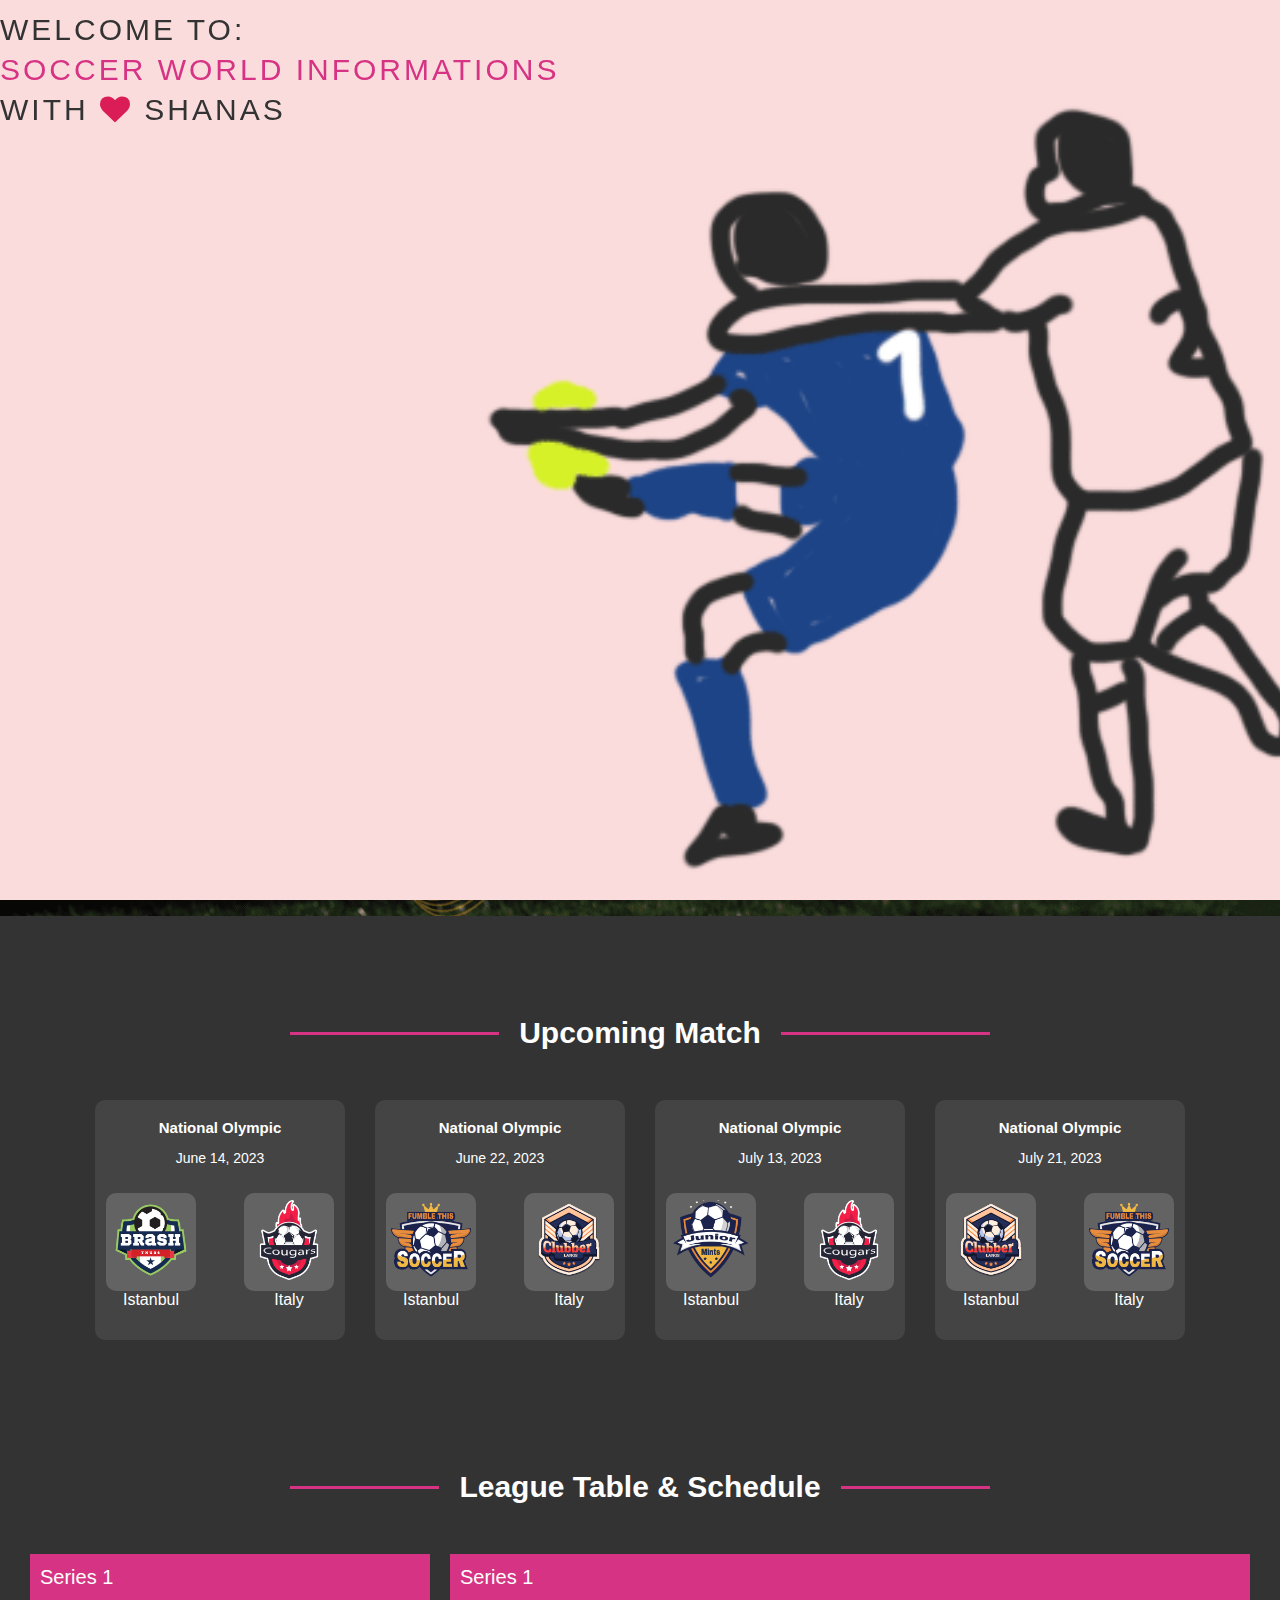
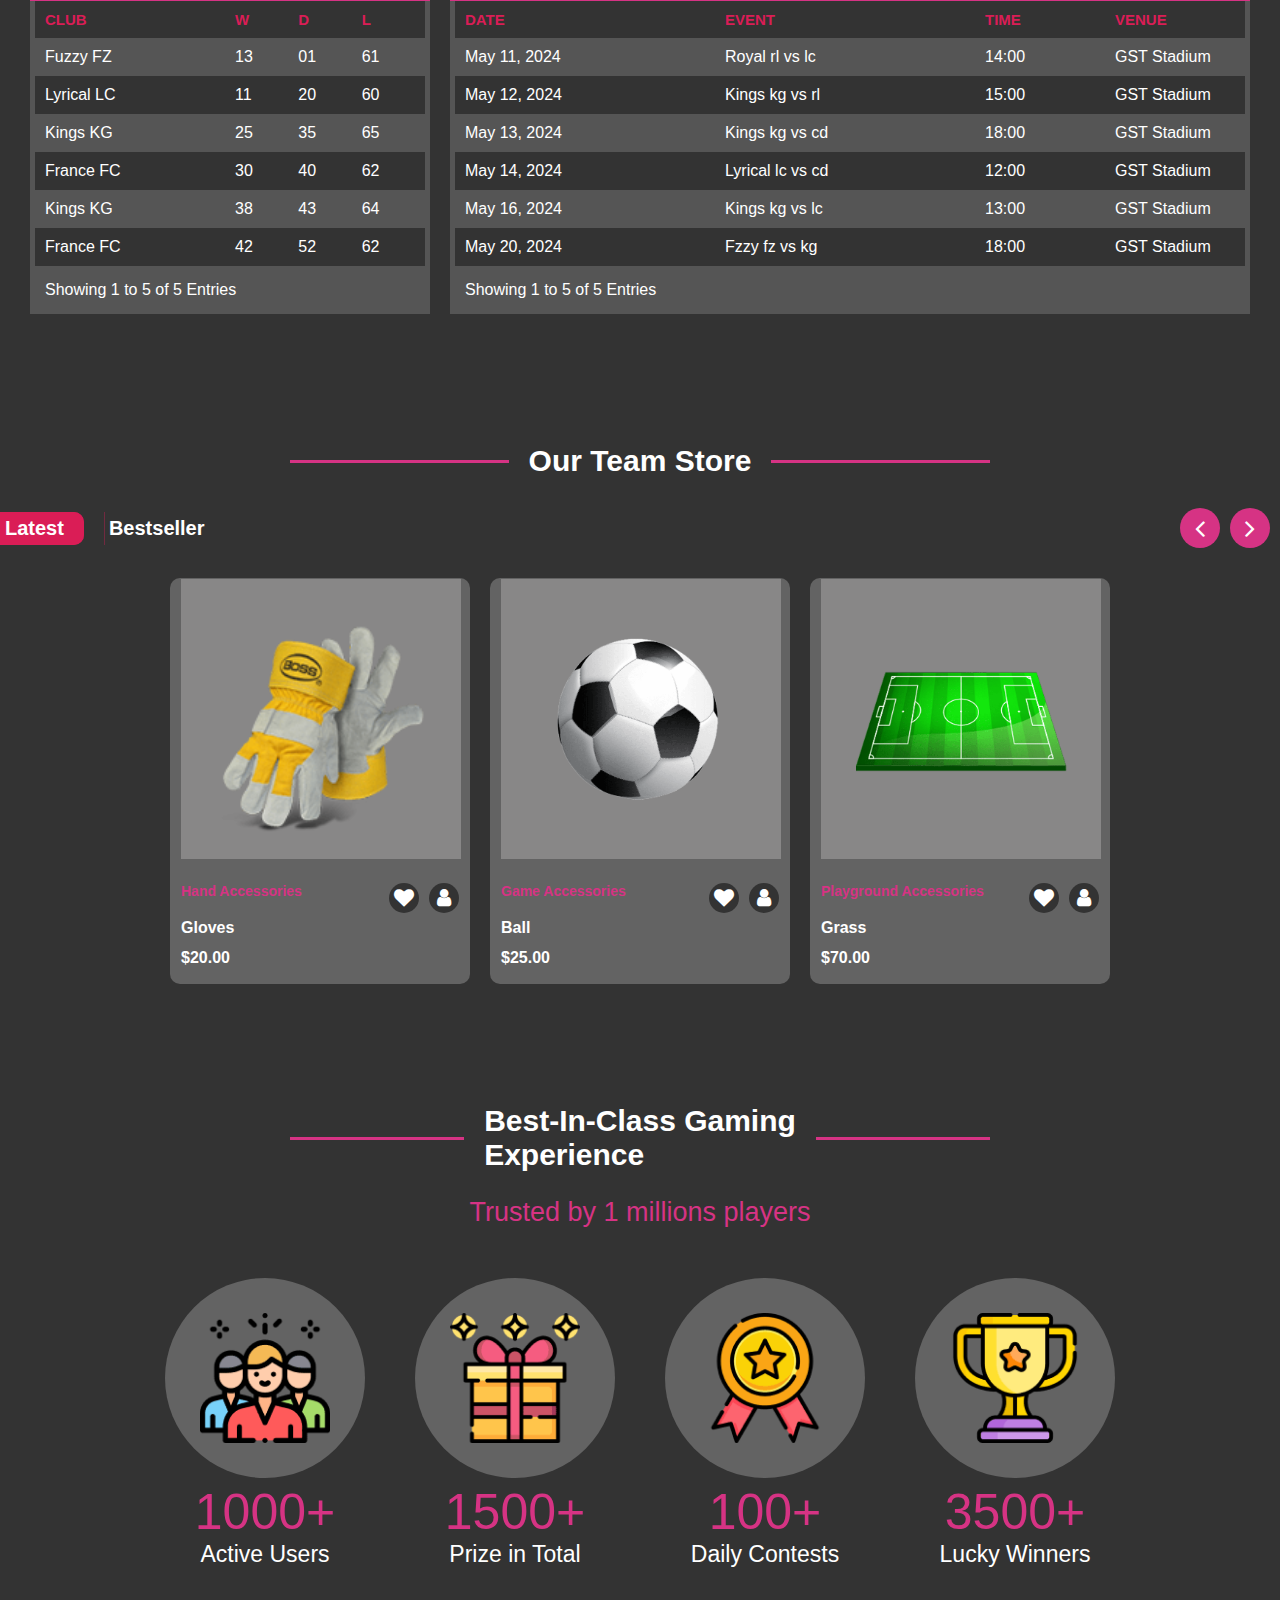
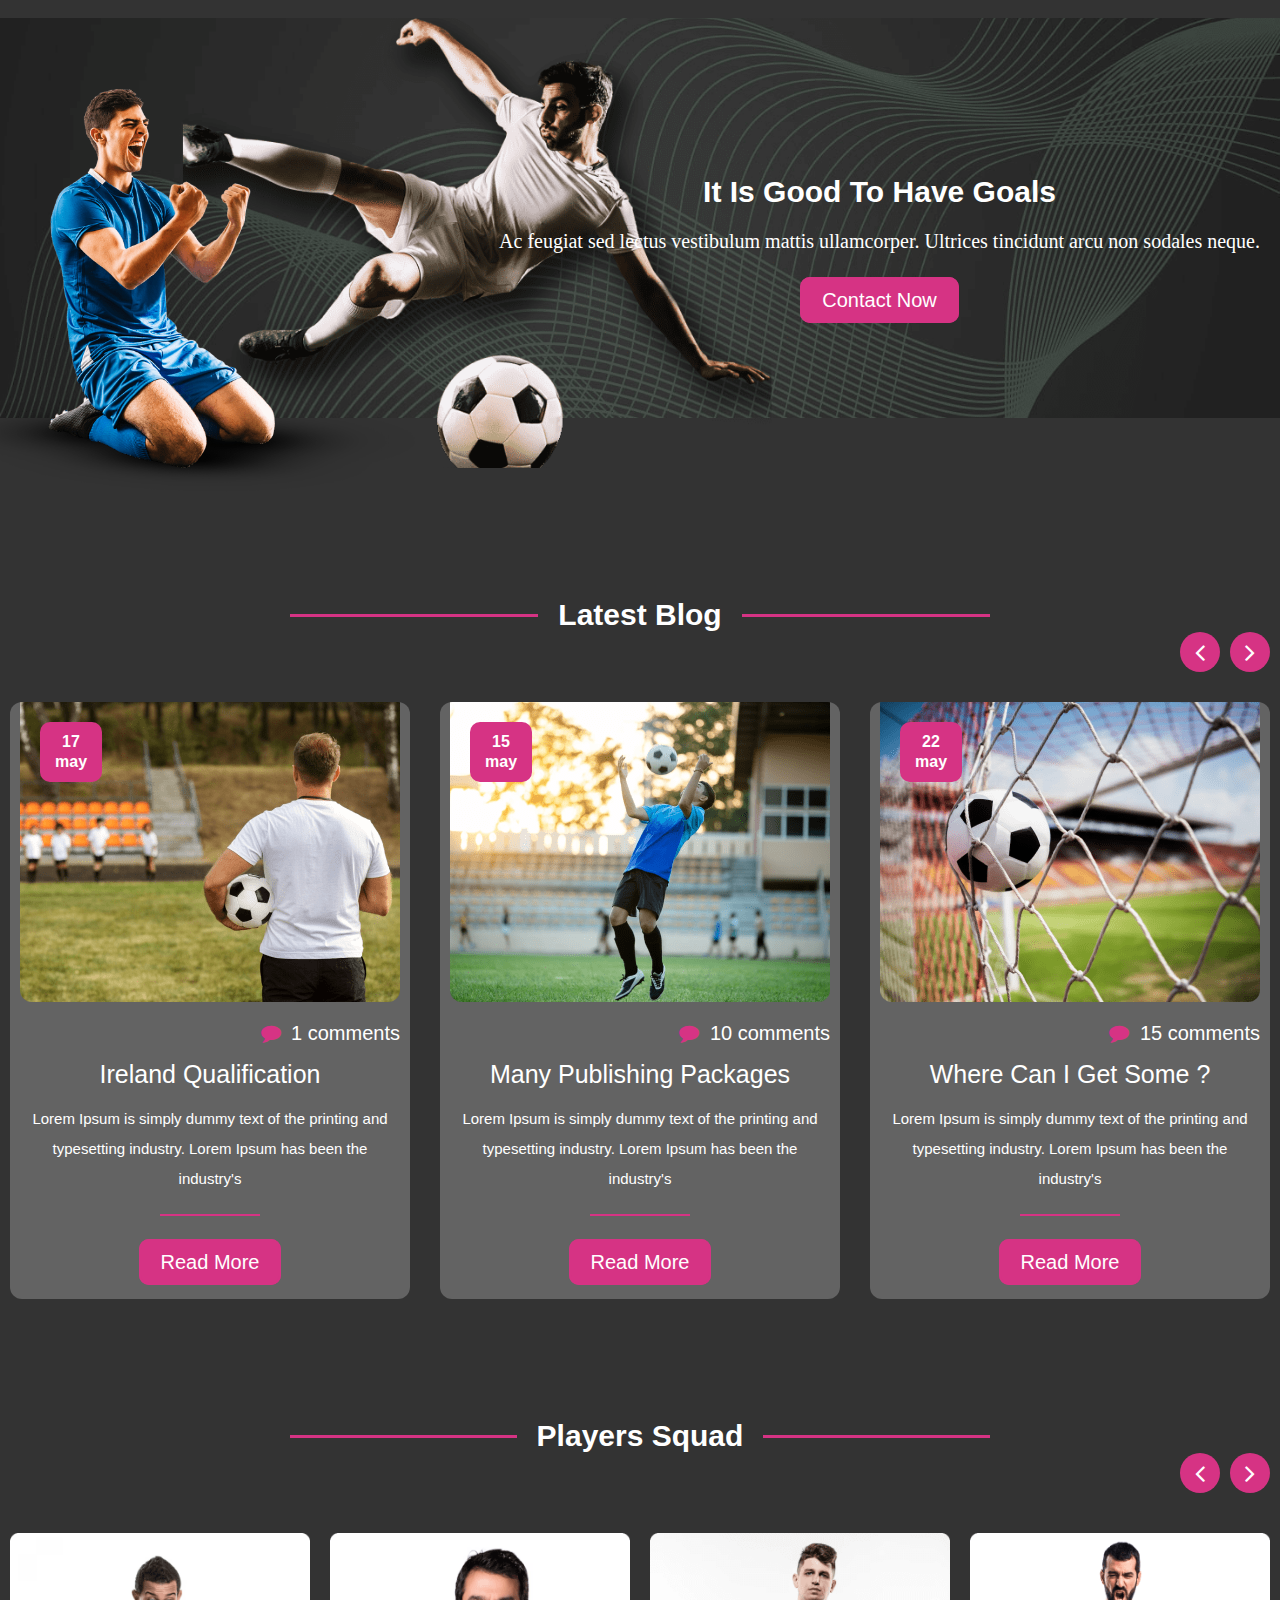
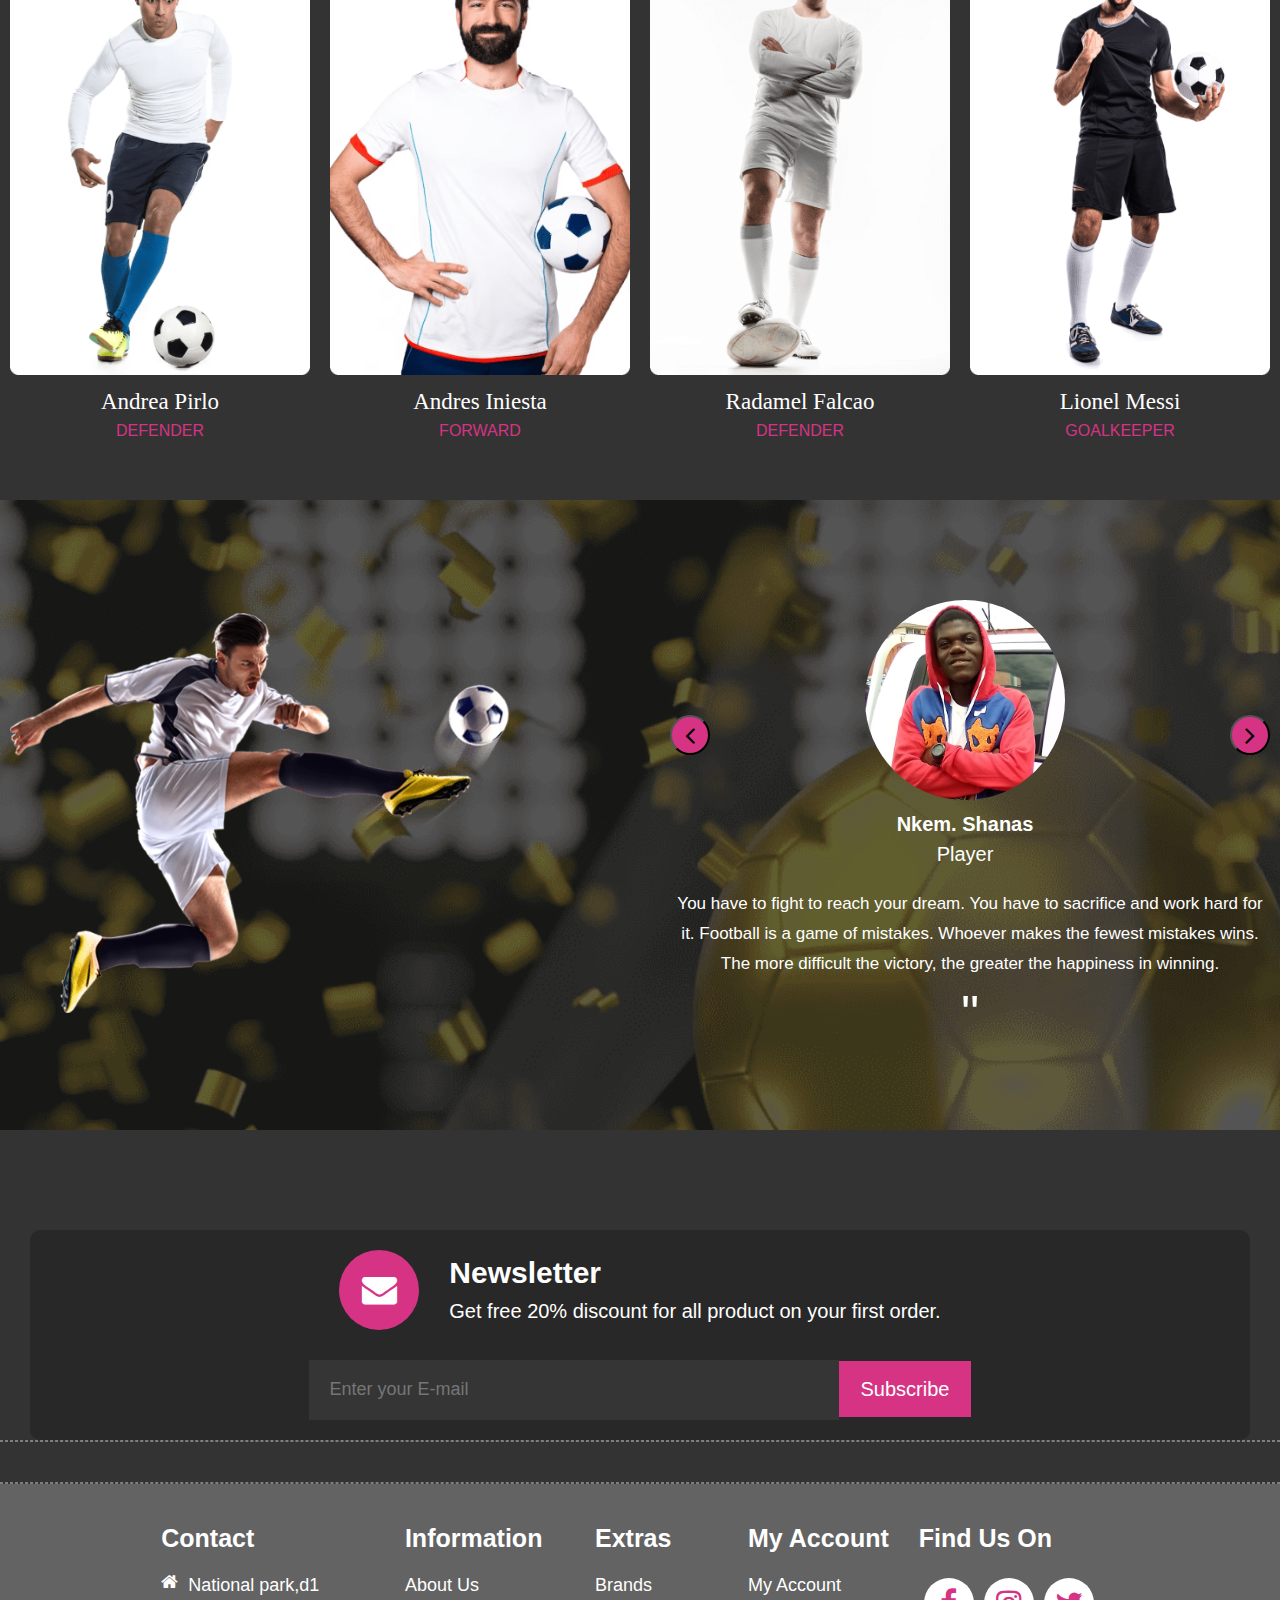
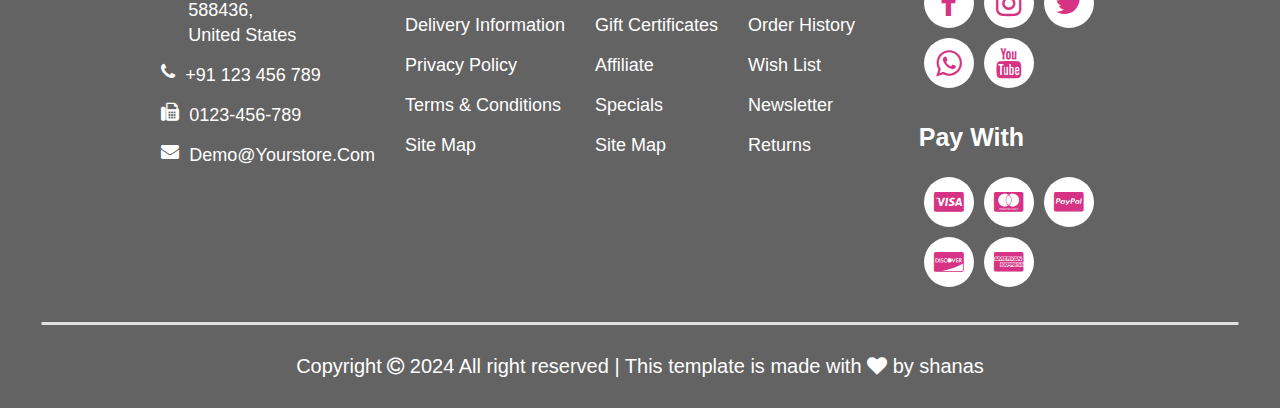
<file: index.html>
<!DOCTYPE html>
<html lang="en">
<head>
    <meta charset="UTF-8">
    <meta http-equiv="X-UA-Compatible" content="IE=edge">
    <meta name="viewport" content="width=device-width, initial-scale=1.0">
    <title>Home - Soccer World informations</title>

    <link rel="stylesheet" href="/styles/main_style.css">
    <link rel="stylesheet" href="/icons/fontawesome/css/font-awesome.css">
    <link 
        rel="icon"
        title="image/png"
        href="/logos/favicon2.png"
    />
</head>
    <body>
        <section>

            <div class="loader">
                <div class="loader-text">
                    <p>
                        welcome to: 
                        <span class="loader-logo">Soccer World <span class="break">informations</span></span>
                        <span>with <i class="fa fa-heart"></i> shanas </span>
                    </p>
                </div>
            </div>

            <div class="landing-container">
                <div class="landing-page-top-container">
                    <div class="landing-number">
                        <a href="" class="phone-info">
                            <i class="fa fa-phone"></i>
                            <span>+237 6 74 79 93 86</span>
                        </a>
                    </div>

                    <div class="landing-currency-language-container">
                        <div class="landing-currency">
                            <div class="use-choice" id="currency">
                                Currency <span>:</span> USD
                                <span><i class="fa fa-angle-down"></i></span>
                            </div>
                            <ul id="currency-content">
                                <li><a href="">€ Euro</a></li>
                                <li><a href="">£ Pound Sterling</a></li>
                                <li><a href="">$ US Dollar</a></li>
                            </ul>
                        </div>
                        <div class="landing-currency ed">
                            <div class="use-choice" id="language">
                                Language <span>:</span> EN-GB
                                <span><i class="fa fa-angle-down"></i></span>
                            </div>
                            <ul id="language-content">
                                <li><a href="">english</a></li>
                                <li><a href="">hindi</a></li>
                                <li><a href="">france</a></li>
                            </ul>
                        </div>
                    </div>
                </div>
            </div>


            <div class="logo-search-link-container">
                <div class="logo-search-container">
                    <div class="logo">
                        <img src="/logos/logo_football.png" alt="">
                        <div class="navicon">
                            <i id="display-nav" class="fa fa-navicon"></i>
                        </div>
                    </div>

                    <div class="search-nav-container">
                        <div class="search">
                            <div class="input">
                                <input id="search-input" type="text" placeholder="Search...">
                            </div>
                            <div class="search-icon">
                                <i id="search" class="fa fa-search"></i>
                            </div>
                        </div>
                        <div class="market-container">
                            <div class="market">
                                <i class="fa fa-user"></i>
                            </div>

                            <div class="shopping-container">
                                <div class="content-item">
                                    <div class="item-text-container">
                                        <div class="item">
                                            <a href="">
                                                <img src="/images/product1.png" alt="">
                                            </a>
                                        </div>
                                        <div class="item-text">
                                            <p class="shirt">
                                                <a href="">T-shirt</a> 
                                            </p>
                                            <p>
                                                1x$45.00
                                            </p>
                                        </div>
                                    </div>
                                    <div class="item-close">
                                        <i class="fa fa-times"></i>
                                    </div>
                                </div>

                                <div class="content-item ed">
                                    <div class="item-text-container">
                                        <div class="item">
                                            <a href="">
                                                <img src="/images/product2.png" alt="">
                                            </a>
                                        </div>
                                        <div class="item-text">
                                            <p class="shirt">
                                                <a href="">Shores</a> 
                                            </p>
                                            <p>
                                                1x$40.00
                                            </p>
                                        </div>
                                    </div>
                                    <div class="item-close">
                                        <i class="fa fa-times"></i>
                                    </div>
                                </div>

                                <div class="main-product-price-container">
                                    <div class="product-price-container">
                                        <div class="product">
                                            <p>
                                                sub-total
                                            </p>
                                        </div>
                                        <div class="price">
                                            <p>
                                                $85.00
                                            </p>
                                        </div>
                                    </div>

                                    <div class="product-price-container">
                                        <div class="product">
                                            <p>
                                                Eco Tax (-2.00)
                                            </p>
                                        </div>
                                        <div class="price">
                                            <p>
                                                $2.00
                                            </p>
                                        </div>
                                    </div>

                                    <div class="product-price-container">
                                        <div class="product">
                                            <p>
                                                VAT (20%)
                                            </p>
                                        </div>
                                        <div class="price">
                                            <p>
                                                $83.00
                                            </p>
                                        </div>
                                    </div>

                                    <div class="product-price-container">
                                        <div class="product">
                                            <p>
                                                Total
                                            </p>
                                        </div>
                                        <div class="price ed">
                                            <p>
                                                $85.00
                                            </p>
                                        </div>
                                    </div>

                                    <div class="item-btns">
                                        <div class="main-item-btn">
                                            <a href="">view cart</a>
                                        </div>
                                        <div class="main-item-btn">
                                            <a href="">checkout</a>
                                        </div>
                                    </div>
                                </div>
                            </div>
                        </div>
                    </div>
                </div>
                
                <ul id="nav-link">
                    <li><a href="">home</a></li>
                    <li><a href="" id="matches-link">matches <i class="fa fa-angle-right"></i></a>
                        <div id="sub-menu">
                            <ul>
                                <li><a href="/matches.html">matches</a></li>
                                <li><a href="">recently winners <i class="fa fa-angle-right"></i></a>
                                    <div id="sub-menu" class="fix-margin">
                                        <ul>
                                            <li><a href="">buy tickets</a></li>
                                            <li><a href="">postponed match</a></li>
                                        </ul>
                                    </div>
                                </li>
                                <li><a href="">match details</a></li>
                            </ul>
                        </div>
                    </li>
                    <li><a href="">shop</a></li>
                    <li><a href="">schedule</a></li>
                    <li><a href="">blog</a></li>
                    <li><a href="" id="players-link">players <i class="fa fa-angle-right"></i></a>
                        <div id="sub-menu" class="players-content">
                            <ul>
                                <li><a href="">players</a></li>
                                <li><a href="">top players <i class="fa fa-angle-right"></i></a>
                                    <div id="sub-menu" class="fix-margin">
                                        <ul>
                                            <li><a href="">players history</a></li>
                                            <li><a href="">postponed match</a></li>
                                        </ul>
                                    </div>
                                </li>
                                <li><a href="">players-details</a></li>
                            </ul>
                        </div>
                    </li>
                    <li><a href="/contact.html">contact</a></li>
                </ul>
            </div>

            <div class="main-menu-container">
                <div class="menu-container">
                    <div class="menu-header">
                        <div class="menu-text">
                            <p>
                                menu
                            </p>
                        </div>
                        <div class="menu-icon">
                            <i id="menu-display-icon" class="fa fa-times"></i>
                        </div>
                    </div>

                    <div class="menu-link">
                        <ul>
                            <li><a href="">home</a></li>
                            <li>
                                <span id="menu-matches-link"><a href="">matches</a> <i class="fa fa-angle-down"></i></span>
                                <ul id="menu-matches-content" class="link-hover">
                                    <li><a href="/matches.html">matches</a></li>
                                    <li><span id="menu-recent-win-link"><a href="">recently winners</a> <i class="fa fa-angle-down"></i></span>
                                        
                                        <ul id="menu-recent-content">
                                            <li><a href="">buy tickets</a></li>
                                            <li><a href="">postponed match</a></li>
                                        </ul>
                                    
                                    </li>
                                </ul>
                                
                            </li>

                            <li><a href="">shop</a></li>
                            <li><a href="">schedule</a></li>
                            <li><a href="">blog</a></li>
                            <li><span id="menu-players-link"><a href="">players</a> <i class="fa fa-angle-down"></i></span>
                                
                                <ul id="menu-players-content" class="link-hover">
                                    <li><a href="">players</a></li>
                                    <li><span id="menu-top-player-link"><a href="">top players</a> <i class="fa fa-angle-down"></i></span>

                                        <ul id="menu-top-players-content">
                                            <li><a href="">players history</a></li>
                                            <li><a href="">players-details</a></li>
                                        </ul>
                                    </li>
                                </ul>

                            </li>
                            <li><a href="/contact.html">contact</a></li>
                        </ul>
                    </div>

                </div>

                <div id="layer"></div>
            </div>


            <div class="landing-page-content"></div>
        </section> 



        <section>
            <div class="upcoming-match-container">
                <div class="foot-header-container">
                    <div class="foot-header">
                        <p> upcoming match</p>
                    </div>
                    <div class="horizontal-line"></div>
                </div>

                <div class="upcoming-match-content">
                    <div class="two-upcoming-match">
                        <div class="teams-container">
                            <div class="team-text">
                                <p><b> national olympic</b></p>
                                <p>June 14, 2023</p>
                            </div>
                            <div class="main-teams-container">
                                <div class="team">
                                    <div class="team-image">
                                        <a href="">
                                            <img src="/images/brash-thugs.png" alt="">
                                        </a>
                                    </div>
                                    <div class="team-image-text">
                                        <p>istanbul</p>
                                    </div>
                                </div>

                                <div class="team">
                                    <div class="team-image">
                                        <a href="">
                                            <img src="/images/cougars.png" alt="">
                                        </a>
                                    </div>
                                    <div class="team-image-text">
                                        <p>italy</p>
                                    </div>
                                </div>
                            </div>
                        </div>

                        <div class="teams-container ed2">
                            <div class="team-text">
                                <p><b> national olympic</b></p>
                                <p>June 22, 2023</p>
                            </div>
                            <div class="main-teams-container">
                                <div class="team">
                                    <div class="team-image">
                                        <a href="">
                                            <img src="/images/fumble-this.png" alt="">
                                        </a>
                                    </div>
                                    <div class="team-image-text">
                                        <p>istanbul</p>
                                    </div>
                                </div>

                                <div class="team">
                                    <div class="team-image">
                                        <a href="">
                                            <img src="/images/clubber-langs.png" alt="">
                                        </a>
                                    </div>
                                    <div class="team-image-text">
                                        <p>italy</p>
                                    </div>
                                </div>
                            </div>
                        </div>
                    </div>


                    <div class="two-upcoming-match margin-top">
                        <div class="teams-container">
                            <div class="team-text">
                                <p><b> national olympic</b></p>
                                <p>July 13, 2023</p>
                            </div>
                            <div class="main-teams-container">
                                <div class="team">
                                    <div class="team-image">
                                        <a href="">
                                            <img src="/images/Junior-Mints.png" alt="">
                                        </a>
                                    </div>
                                    <div class="team-image-text">
                                        <p>istanbul</p>
                                    </div>
                                </div>

                                <div class="team">
                                    <div class="team-image">
                                        <a href="">
                                            <img src="/images/cougars.png" alt="">
                                        </a>
                                    </div>
                                    <div class="team-image-text">
                                        <p>italy</p>
                                    </div>
                                </div>
                            </div>
                        </div>

                        <div class="teams-container ed4">
                            <div class="team-text">
                                <p><b> national olympic</b></p>
                                <p>July 21, 2023</p>
                            </div>
                            <div class="main-teams-container">
                                <div class="team">
                                    <div class="team-image">
                                        <a href="">
                                            <img src="/images/clubber-langs.png" alt="">
                                        </a>
                                    </div>
                                    <div class="team-image-text">
                                        <p>istanbul</p>
                                    </div>
                                </div>

                                <div class="team">
                                    <div class="team-image">
                                        <a href="">
                                            <img src="/images/fumble-this.png" alt="">
                                        </a>
                                    </div>
                                    <div class="team-image-text">
                                        <p>italy</p>
                                    </div>
                                </div>
                            </div>
                        </div>
                    </div>
                </div>
            </div>
        </section>



        <section>
            <div class="league-table-container">
                <div class="foot-header-container">
                    <div class="foot-header">
                        <p>league table & schedule</p>
                    </div>
                    <div class="horizontal-line"></div>
                </div>

                <div class="league-series-table-container">
                    <div class="series-table">
                        <div class="series-text">
                            <p>
                                series 1
                            </p>
                        </div>

                        <div class="series-table-content">
                            <div class="series-header">
                                <p>club</p>
                                <p>w</p>
                                <p>d</p>
                                <p>l</p>
                            </div>

                            <div class="series-content">
                                <p>fuzzy FZ</p>
                                <p>13</p>
                                <p>01</p>
                                <p>61</p>
                            </div>

                            <div class="series-content ed">
                                <p>lyrical LC</p>
                                <p>11</p>
                                <p>20</p>
                                <p>60</p>
                            </div>

                            <div class="series-content">
                                <p>kings KG</p>
                                <p>25</p>
                                <p>35</p>
                                <p>65</p>
                            </div>

                            <div class="series-content ed">
                                <p>france FC</p>
                                <p>30</p>
                                <p>40</p>
                                <p>62</p>
                            </div>

                            <div class="series-content">
                                <p>kings KG</p>
                                <p>38</p>
                                <p>43</p>
                                <p>64</p>
                            </div>

                            <div class="series-content ed">
                                <p>france FC</p>
                                <p>42</p>
                                <p>52</p>
                                <p>62</p>
                            </div>

                            <div class="series-table-end">
                                <p>Showing 1 to 5 of 5 Entries</p>
                            </div>
                        </div>
                    </div>


                    <div class="series-table ed">
                        <div class="series-text">
                            <p>
                                series 1
                            </p>
                        </div>

                        <div class="series-table-content">
                            <div class="series-header ed">
                                <p>date</p>
                                <p>event</p>
                                <p>time</p>
                                <p>venue</p>
                            </div>

                            <div class="series-content grid">
                                <p>may 11, <span class="ch-year">2024</span></p>
                                <p>royal <span class="ch-year">RL <span>vs</span> LC</span></p>
                                <p>14:00</p>
                                <p>GST stadium</p>
                            </div>

                            <div class="series-content ed grid">
                                <p>may 12, <span class="ch-year">2024</span></p>
                                <p>kings <span class="ch-year">KG <span>vs</span> RL</span></p>
                                <p>15:00</p>
                                <p>GST stadium</p>
                            </div>

                            <div class="series-content grid">
                                <p>may 13, <span class="ch-year">2024</span></p>
                                <p>kings <span class="ch-year">KG <span>vs</span> CD</span></p>
                                <p>18:00</p>
                                <p>GST stadium</p>
                            </div>

                            <div class="series-content ed grid">
                                <p>may 14, <span class="ch-year">2024</span></p>
                                <p>lyrical <span class="ch-year">LC <span>vs</span> CD</span></p>
                                <p>12:00</p>
                                <p>GST stadium</p>
                            </div>

                            <div class="series-content grid">
                                <p>may 16, <span class="ch-year">2024</span></p>
                                <p>kings <span class="ch-year">KG <span>vs</span> LC</span></p>
                                <p>13:00</p>
                                <p>GST stadium</p>
                            </div>

                            <div class="series-content ed grid">
                                <p>may 20, <span class="ch-year">2024</span></p>
                                <p>fzzy <span class="ch-year">FZ <span>vs</span> KG</span></p>
                                <p>18:00</p>
                                <p>GST stadium</p>
                            </div>

                            <div class="series-table-end">
                                <p>Showing 1 to 5 of 5 Entries</p>
                            </div>
                        </div>
                    </div>
                </div>
            </div>
        </section>



        <section>
            <div class="out-team-store-container">
                <div class="foot-header-container">
                    <div class="foot-header">
                        <p>our team store</p>
                    </div>
                    <div class="horizontal-line"></div>
                </div>

                <div class="our-team-store-btns-container">
                    <div class="our-team-link-btns">
                        <div class="team-btn">
                            <button class="latest-btn">latest</button>
                        </div>
                        <div class="team-btn">
                            <button class="bestseller-btn">bestseller</button>
                        </div>
                    </div>
                    <div class="our-team-angle-btns">
                        <div class="angle-btn">
                            <button class="main-angle-btn"><i class="fa fa-angle-left"></i></button>
                        </div>
                        <div class="angle-btn">
                            <button class="main-angle-btn right"><i class="fa fa-angle-right"></i></button>
                        </div>
                    </div>
                </div>

                <div class="our-team-store-content">
                    <div class="main-content-container">
                        <div class="team-content">
                            <img src="/images/gloves.png" alt="">
                        </div>

                        <div class="team-content-info">
                            <div class="team-content-info-header">
                                <div class="team-content-info-header-text">
                                    <p>
                                        hand accessories
                                    </p>
                                </div>
                                <div class="team-content-comments">
                                    <i class="fa fa-heart"></i>
                                    <i class="fa fa-user"></i>
                                </div>
                            </div>

                            <div class="name-price-content">
                                <p class="team-game">
                                    <a href=""> gloves</a>
                                </p>
                                <p>
                                    $20.00
                                </p>
                            </div>
                        </div>
                    </div>

                    <div class="main-content-container ed">
                        <div class="team-content">
                            <img src="/images/ball.png" alt="">
                        </div>

                        <div class="team-content-info">
                            <div class="team-content-info-header">
                                <div class="team-content-info-header-text">
                                    <p>
                                        game accessories
                                    </p>
                                </div>
                                <div class="team-content-comments">
                                    <i class="fa fa-heart"></i>
                                    <i class="fa fa-user"></i>
                                </div>
                            </div>

                            <div class="name-price-content">
                                <p class="team-game">
                                    <a href=""> ball</a>
                                </p>
                                <p>
                                    $25.00
                                </p>
                            </div>
                        </div>
                    </div>

                    <div class="main-content-container ed3">
                        <div class="team-content">
                            <img src="/images/playground.png" alt="">
                        </div>

                        <div class="team-content-info">
                            <div class="team-content-info-header">
                                <div class="team-content-info-header-text">
                                    <p>
                                        playground accessories
                                    </p>
                                </div>
                                <div class="team-content-comments">
                                    <i class="fa fa-heart"></i>
                                    <i class="fa fa-user"></i>
                                </div>
                            </div>

                            <div class="name-price-content">
                                <p class="team-game">
                                    <a href="">grass</a>
                                </p>
                                <p>
                                    $70.00
                                </p>
                            </div>
                        </div>
                    </div>
                </div>
            </div>
        </section>




        <section>
            <div class="best-in-class-container">
                <div class="foot-header-container">
                    <div class="foot-header fh1">
                        <p>best-in-class gaming</p>
                        <p>experience</p>
                    </div>
                    <div class="horizontal-line"></div>
                </div>

                <div class="best-in-class-sub-header">
                    <p>
                        Trusted by 1 millions players
                    </p>
                </div>

                <div class="best-in-class-content">
                    <div class="two-best-in-class">
                        <div class="trophy-container">
                            <div class="trophy-image">
                                <img src="/images/group.png" alt="">
                            </div>
                            <div class="trophy-value">
                                <p>
                                    1000+
                                </p>
                            </div>
                            <div class="trophy-user">
                                <p>
                                    Active Users
                                </p>
                            </div>
                        </div>
                        <div class="trophy-container ed2">
                            <div class="trophy-image">
                                <img src="/images/gift.png" alt="">
                            </div>
                            <div class="trophy-value">
                                <p>
                                    1500+
                                </p>
                            </div>
                            <div class="trophy-user">
                                <p>
                                    Prize in Total
                                </p>
                            </div>
                        </div>
                    </div>

                    <div class="two-best-in-class tbic2">
                        <div class="trophy-container">
                            <div class="trophy-image">
                                <img src="/images/medal.png" alt="">
                            </div>
                            <div class="trophy-value">
                                <p>
                                    100+
                                </p>
                            </div>
                            <div class="trophy-user">
                                <p>
                                    Daily Contests
                                </p>
                            </div>
                        </div>

                        <div class="trophy-container ed4">
                            <div class="trophy-image">
                                <img src="/images/trophy.png" alt="">
                            </div>
                            <div class="trophy-value">
                                <p>
                                    3500+
                                </p>
                            </div>
                            <div class="trophy-user">
                                <p>
                                    Lucky Winners
                                </p>
                            </div>
                        </div>
                    </div>
                </div> 

                <div class="good-goals-container">
                    <div class="good-goals-image">
                        <img src="/images/ban-1.png" alt="">
                    </div>

                    <div class="good-goals-info">
                        <div class="good-goals-header">
                            <p>
                                it is good to have goals
                            </p>
                        </div>
                        <div class="good-goals-text">
                            <p>
                                Ac feugiat sed lectus vestibulum 
                                mattis ullamcorper. Ultrices 
                                tincidunt arcu non sodales neque.
                            </p>
                        </div>
                        <div class="primary-btn">
                            <abbr title="contact-us"><a href="">contact now</a></abbr>
                        </div>
                    </div>
                </div>
            </div>
        </section>




        <section>
            <div class="latest-blog-container">
                <div class="foot-header-container">
                    <div class="foot-header fh1">
                        <p>latest blog</p>
                    </div>
                    <div class="horizontal-line"></div>
                </div>

                <div class="our-team-angle-btns otab-margin">
                    <div class="angle-btn">
                        <button class="main-angle-btn"><i class="fa fa-angle-left"></i></button>
                    </div>
                    <div class="angle-btn">
                        <button class="main-angle-btn right"><i class="fa fa-angle-right"></i></button>
                    </div>
                </div>

                <div class="latest-blog-content-container">
                    <div class="two-latest-blog">
                        <div class="latest-blog-card">
                            <div class="latest-blog-card-image">
                                <div class="blog-card-top">
                                    <div class="latest-blog-date">
                                        <p>
                                            17 <br> may
                                        </p>
                                    </div>

                                    <div class="blog-card-icons">
                                        <div class="card-icon">
                                            <abbr title="where can I get some?">
                                                <a href=""><i class="fa fa-search-plus"></i></a>
                                            </abbr>
                                        </div>
                                        <div class="card-icon">
                                            <abbr title="click to view Read More">
                                                <a href=""><i class="fa fa-link"></i></a>
                                            </abbr>
                                        </div>
                                    </div>
                                </div>
                            </div>

                            <div class="blog-info-container">
                                <div class="blog-comment">
                                    <a href="">
                                        <i class="fa fa-comment"></i>
                                        <span>1 comments</span>
                                    </a>
                                </div>
                                <div class="blog-info-link">
                                    <a href="">ireland qualification</a>
                                </div>
                                <div class="blgo-info-text">
                                    <p>
                                        Lorem Ipsum is simply dummy 
                                        text of the printing and 
                                        typesetting industry. Lorem 
                                        Ipsum has been the industry's 
                                    </p>
                                </div>
                                <div class="horizontal-line2"></div>
                                <div class="primary-btn pb1">
                                    <a href="">read more</a>
                                </div>
                            </div>
                        </div>
                        
                        <div class="latest-blog-card lbc-margin">
                            <div class="latest-blog-card-image lbc-ed2">
                                <div class="blog-card-top">
                                    <div class="latest-blog-date">
                                        <p>
                                            15 <br> may
                                        </p>
                                    </div>

                                    <div class="blog-card-icons">
                                        <div class="card-icon">
                                            <abbr title="where can I get some?">
                                                <a href=""><i class="fa fa-search-plus"></i></a>
                                            </abbr>
                                        </div>
                                        <div class="card-icon">
                                            <abbr title="click to view Read More">
                                                <a href=""><i class="fa fa-link"></i></a>
                                            </abbr>
                                        </div>
                                    </div>
                                </div>
                            </div>

                            <div class="blog-info-container">
                                <div class="blog-comment">
                                    <a href="">
                                        <i class="fa fa-comment"></i>
                                        <span>10 comments</span>
                                    </a>
                                </div>
                                <div class="blog-info-link">
                                    <a href="">Many Publishing Packages</a>
                                </div>
                                <div class="blgo-info-text">
                                    <p>
                                        Lorem Ipsum is simply dummy 
                                        text of the printing and 
                                        typesetting industry. Lorem 
                                        Ipsum has been the industry's 
                                    </p>
                                </div>
                                <div class="horizontal-line2"></div>
                                <div class="primary-btn pb1">
                                    <a href="">read more</a>
                                </div>
                            </div>
                        </div>
                    </div>


                    <div class="two-latest-blog tlb-ed2">
                        <div class="latest-blog-card lbc-ed4">
                            <div class="latest-blog-card-image lbc-ed3">
                                <div class="blog-card-top">
                                    <div class="latest-blog-date">
                                        <p>
                                            22 <br> may
                                        </p>
                                    </div>

                                    <div class="blog-card-icons">
                                        <div class="card-icon">
                                            <abbr title="where can I get some?">
                                                <a href=""><i class="fa fa-search-plus"></i></a>
                                            </abbr>
                                        </div>
                                        <div class="card-icon">
                                            <abbr title="click to view Read More">
                                                <a href=""><i class="fa fa-link"></i></a>
                                            </abbr>
                                        </div>
                                    </div>
                                </div>
                            </div>

                            <div class="blog-info-container">
                                <div class="blog-comment">
                                    <a href="">
                                        <i class="fa fa-comment"></i>
                                        <span>15 comments</span>
                                    </a>
                                </div>
                                <div class="blog-info-link">
                                    <a href="">Where Can I Get Some ?</a>
                                </div>
                                <div class="blgo-info-text">
                                    <p>
                                        Lorem Ipsum is simply dummy 
                                        text of the printing and 
                                        typesetting industry. Lorem 
                                        Ipsum has been the industry's 
                                    </p>
                                </div>
                                <div class="horizontal-line2"></div>
                                <div class="primary-btn pb1">
                                    <a href="">read more</a>
                                </div>
                            </div>
                        </div>
                        
                    </div>
                </div>
            </div>
        </section> 



        <section>
            <div class="players-squad-container">
                <div class="foot-header-container">
                    <div class="foot-header fh1">
                        <p>players squad</p>
                    </div>
                    <div class="horizontal-line"></div>
                </div>

                <div class="our-team-angle-btns otab-margin">
                    <div class="angle-btn">
                        <button class="main-angle-btn"><i class="fa fa-angle-left"></i></button>
                    </div>
                    <div class="angle-btn">
                        <button class="main-angle-btn right"><i class="fa fa-angle-right"></i></button>
                    </div>
                </div>

                <div class="players-squad-contents">
                    <div class="two-players-squad">
                        <div class="player-squad ps-ed1">
                            <div class="player-squad-image">
                                <a href="">
                                    <abbr title="click to see player info"><img src="/images/player1.png" alt=""></abbr>
                                </a>
                            </div>
                            <div class="player-squad-info">
                                <p class="player-name">
                                    <a href="">Andrea Pirlo</a>
                                </p>
                                <p class="player-squad-post">
                                    DEFENDER
                                </p>
                            </div>
                        </div>
                        <div class="player-squad ps-ed2">
                            <div class="player-squad-image">
                                <a href="">
                                    <abbr title="click to see player info"><img src="/images/player2.png" alt=""></abbr>
                                </a>
                            </div>
                            <div class="player-squad-info">
                                <p class="player-name">
                                    <a href="">Andres Iniesta</a>
                                </p>
                                <p class="player-squad-post">
                                    FORWARD
                                </p>
                            </div>
                        </div>
                    </div>

                    <div class="two-players-squad tps-ed2">
                        <div class="player-squad">
                            <div class="player-squad-image">
                                <a href="">
                                    <abbr title="click to see player info"><img src="/images/player3.png" alt=""></abbr>
                                </a>
                            </div>
                            <div class="player-squad-info">
                                <p class="player-name">
                                    <a href="">Radamel Falcao</a>
                                </p>
                                <p class="player-squad-post">
                                    DEFENDER
                                </p>
                            </div>
                        </div>
                        <div class="player-squad ps-ed4">
                            <div class="player-squad-image">
                                <a href="">
                                    <abbr title="click to see player info"><img src="/images/player4.png" alt=""></abbr>
                                </a>
                            </div>
                            <div class="player-squad-info">
                                <p class="player-name">
                                    <a href="">Lionel Messi</a>
                                </p>
                                <p class="player-squad-post">
                                    GOALKEEPER
                                </p>
                            </div>
                        </div>
                    </div>
                </div>
            </div>
        

            <div class="players-customers-container">
                <div class="players-customer-logo">
                    <img src="/images/kick-short.png" alt="">
                </div>

                <div class="main-player-customer-info-container">
                    <div class="player-customer-info-container">
                        <div class="player-customer-top">
                            <div class="angle-btn">
                                <button id="change-player-left" class="main-angle-btn ab-margin-left"><i class="fa fa-angle-left"></i></button>
                            </div>
                        </div>

                        <div class="player-customer-image-name">
                            <!-- shanas image -->
                            <div id="shanas-image" class="player-customer-image">
                                <img src="/images/shanas-pic.jpg" alt="">
                            </div>

                            <!-- hebert image -->
                            <div id="hebert-image" class="player-customer-image">
                                <img src="/images/hebet-pic.jpg" alt="">
                            </div>

                            <!-- shanas info -->
                            <div id="shanas-player-info" class="player-customer-name-type">
                                <p class="player-customer-name">
                                    nkem. shanas
                                </p>
                                <p class="player-customer-type">
                                    player
                                </p>
                            </div>

                            <!-- hebert info -->
                            <div id="hebert-player-info" class="player-customer-name-type">
                                <p class="player-customer-name">
                                    mahow hebert
                                </p>
                                <p class="player-customer-type">
                                    player 
                                </p>
                            </div>

                        </div>

                        <div class="angle-btn">
                            <button id="change-player-right" class="main-angle-btn right"><i class="fa fa-angle-right"></i></button>
                        </div>
                    </div>

                    <!-- shanas text -->
                    <div id="shanas-text" class="player-customer-text">
                        <p>
                            You have to fight to reach your dream. 
                            You have to sacrifice and work 
                            hard for it. Football is a game of 
                            mistakes. Whoever makes the 
                            fewest mistakes wins. The more 
                            difficult the victory, the greater 
                            the happiness in winning.
                        </p>

                        <div class="player-customer-mark">
                            <p>
                                "
                            </p>
                        </div>
                    </div>

                    <!-- hebert text -->
                    <div id="hebert-text" class="player-customer-text">
                        <p>
                            It's not just about the money, it's 
                            about what you achieve on the pitch. Football, 
                            like life, is filled with ups and downs, 
                            and the most important thing is to 
                            keep moving forward and never give up. There 
                            is no pressure when you're making a 
                            dream come true.
                        </p>
                        <div class="player-customer-mark">
                            <p>
                                "
                            </p>
                        </div>
                    </div>
                </div>

            </div> 
        </section>




        <section>
            <div class="footer-container">
                <div class="newsletter-display">
                    <div class="nemsletter-container">
                        <div class="nemsletter-icon-text">
                            <div class="newsletter-icon">
                                <i class="fa fa-envelope"></i>
                            </div>
                            <div class="nemsletter-text">
                                <p class="newsletter">
                                    newsletter
                                </p>
                                <p class="newsletter-text-explan"> 
                                    Get free 20% discount for all 
                                    product on your first order.
                                </p>
                            </div>
                        </div>

                        <div class="newsletter-input-subscribe">
                            <div class="newsletter-input">
                                <input id="newsletter-input" type="text" placeholder="Enter your E-mail">
                            </div>
                            <div class="primary-btn pb-ed1">
                                <a id="newsletter-btn" href="">subscribe</a>
                            </div>
                        </div>
                    </div>
                </div>

                <div class="horizontale-line-dash hld-ed"></div>
                <div class="horizontale-line-dash"></div>

                <div class="main-footer-content">
                    <div class="footer-content">
                        <div class="two-footer-content tfc-ed1">
                            <div class="footer-link">
                                <div class="footer-link-header">
                                    <p>
                                        contact
                                    </p>
                                </div>
                                
                                <div class="container-footer-link">
                                    <div class="main-footer-link">
                                        <i class="fa fa-home"></i>
                                        <p>National park,d1 <br> 588436, <br> United States</p>
                                    </div>
                                    <div class="main-footer-link">
                                        <i class="fa fa-phone"></i>
                                        <p>+91 123 456 789</p>
                                    </div>
                                    <div class="main-footer-link">
                                        <i class="fa fa-fax"></i>
                                        <p>0123-456-789</p>
                                    </div>
                                    <div class="main-footer-link">
                                        <i class="fa fa-envelope"></i>
                                        <a href="">demo@Yourstore.com</a>
                                    </div>
                                </div>
                            </div>

                            <div class="footer-link fl-ed2">
                                <div class="footer-link-header">
                                    <p>
                                        information
                                    </p>
                                </div>
                                
                                <div class="container-footer-link">
                                    <div class="main-footer-link">
                                        <a href="">about us</a>
                                    </div>
                                    <div class="main-footer-link">
                                        <a href="">Delivery Information</a>
                                    </div>
                                    <div class="main-footer-link">
                                        <a href="">Privacy Policy</a>
                                    </div>
                                    <div class="main-footer-link">
                                        <a href="">Terms & Conditions</a>
                                    </div>
                                    <div class="main-footer-link">
                                        <a href="">Site Map</a>
                                    </div>
                                </div>
                            </div>

                            <div class="footer-link fl-ed3">
                                <div class="footer-link-header">
                                    <p>
                                        extras
                                    </p>
                                </div>
                                
                                <div class="container-footer-link">
                                    <div class="main-footer-link">
                                        <a href="">Brands</a>
                                    </div>
                                    <div class="main-footer-link">
                                        <a href="">Gift Certificates</a>
                                    </div>
                                    <div class="main-footer-link">
                                        <a href="">Affiliate</a>
                                    </div>
                                    <div class="main-footer-link">
                                        <a href="">Specials</a>
                                    </div>
                                    <div class="main-footer-link">
                                        <a href="">Site Map</a>
                                    </div>
                                </div>
                            </div>
                        </div>


                        <div class="two-footer-content tfc-ed2">
                            <div class="footer-link fl-ed4">
                                <div class="footer-link-header">
                                    <p>
                                        my account
                                    </p>
                                </div>
                                
                                <div class="container-footer-link">
                                    <div class="main-footer-link">
                                        <a href="">my account</a>
                                    </div>
                                    <div class="main-footer-link">
                                        <a href="">Order History</a>
                                    </div>
                                    <div class="main-footer-link">
                                        <a href="">Wish List</a>
                                    </div>
                                    <div class="main-footer-link">
                                        <a href="">Newsletter</a>
                                    </div>
                                    <div class="main-footer-link">
                                        <a href="">Returns</a>
                                    </div>
                                </div>
                            </div>

                            <div class="footer-link fl-ed5">
                                <div class="footer-link-header">
                                    <p>
                                        Find Us On
                                    </p>
                                </div>
                                
                                <div class="container-footer-link cfl-ed1">
                                    <div class="icon">
                                        <a href=""><i class="fa fa-facebook"></i></a>
                                    </div>
                                    <div class="icon">
                                        <a href=""><i class="fa fa-instagram"></i></a>
                                    </div>
                                    <div class="icon">
                                        <a href=""><i class="fa fa-twitter"></i></a>
                                    </div>
                                    <div class="icon">
                                        <a href=""><i class="fa fa-whatsapp"></i></a>
                                    </div>
                                    <div class="icon">
                                        <a href=""><i class="fa fa-youtube"></i></a>
                                    </div>
                                </div>


                                <div class="footer-link-header flh-ed1">
                                    <p>
                                        pay with
                                    </p>
                                </div>
                                
                                <div class="container-footer-link cfl-ed1">
                                    <div class="icon resize-icon">
                                        <a href=""><i class="fa fa-cc-visa"></i></a>
                                    </div>
                                    <div class="icon resize-icon">
                                        <a href=""><i class="fa fa-cc-mastercard"></i></a>
                                    </div>
                                    <div class="icon resize-icon">
                                        <a href=""><i class="fa fa-cc-paypal"></i></a>
                                    </div>
                                    <div class="icon resize-icon">
                                        <a href=""><i class="fa fa-cc-discover"></i></a>
                                    </div>
                                    <div class="icon resize-icon">
                                        <a href=""><i class="fa fa-cc-amex"></i></a>
                                    </div>
                                </div>
                            </div>
                        
                        </div>
                    </div>

                    <div class="horizontal3-line"></div>

                    <div class="copyright">
                        Copyright <i class="fa fa-copyright"></i> 2024 All right reserved | This template is made with <i class="fa fa-heart"></i> by <a href="">shanas</a>
                    </div>
                </div>

            </div>
        </section>


        <script src="/scripts/home_script.js"></script>
    </body>
</html>
</file>
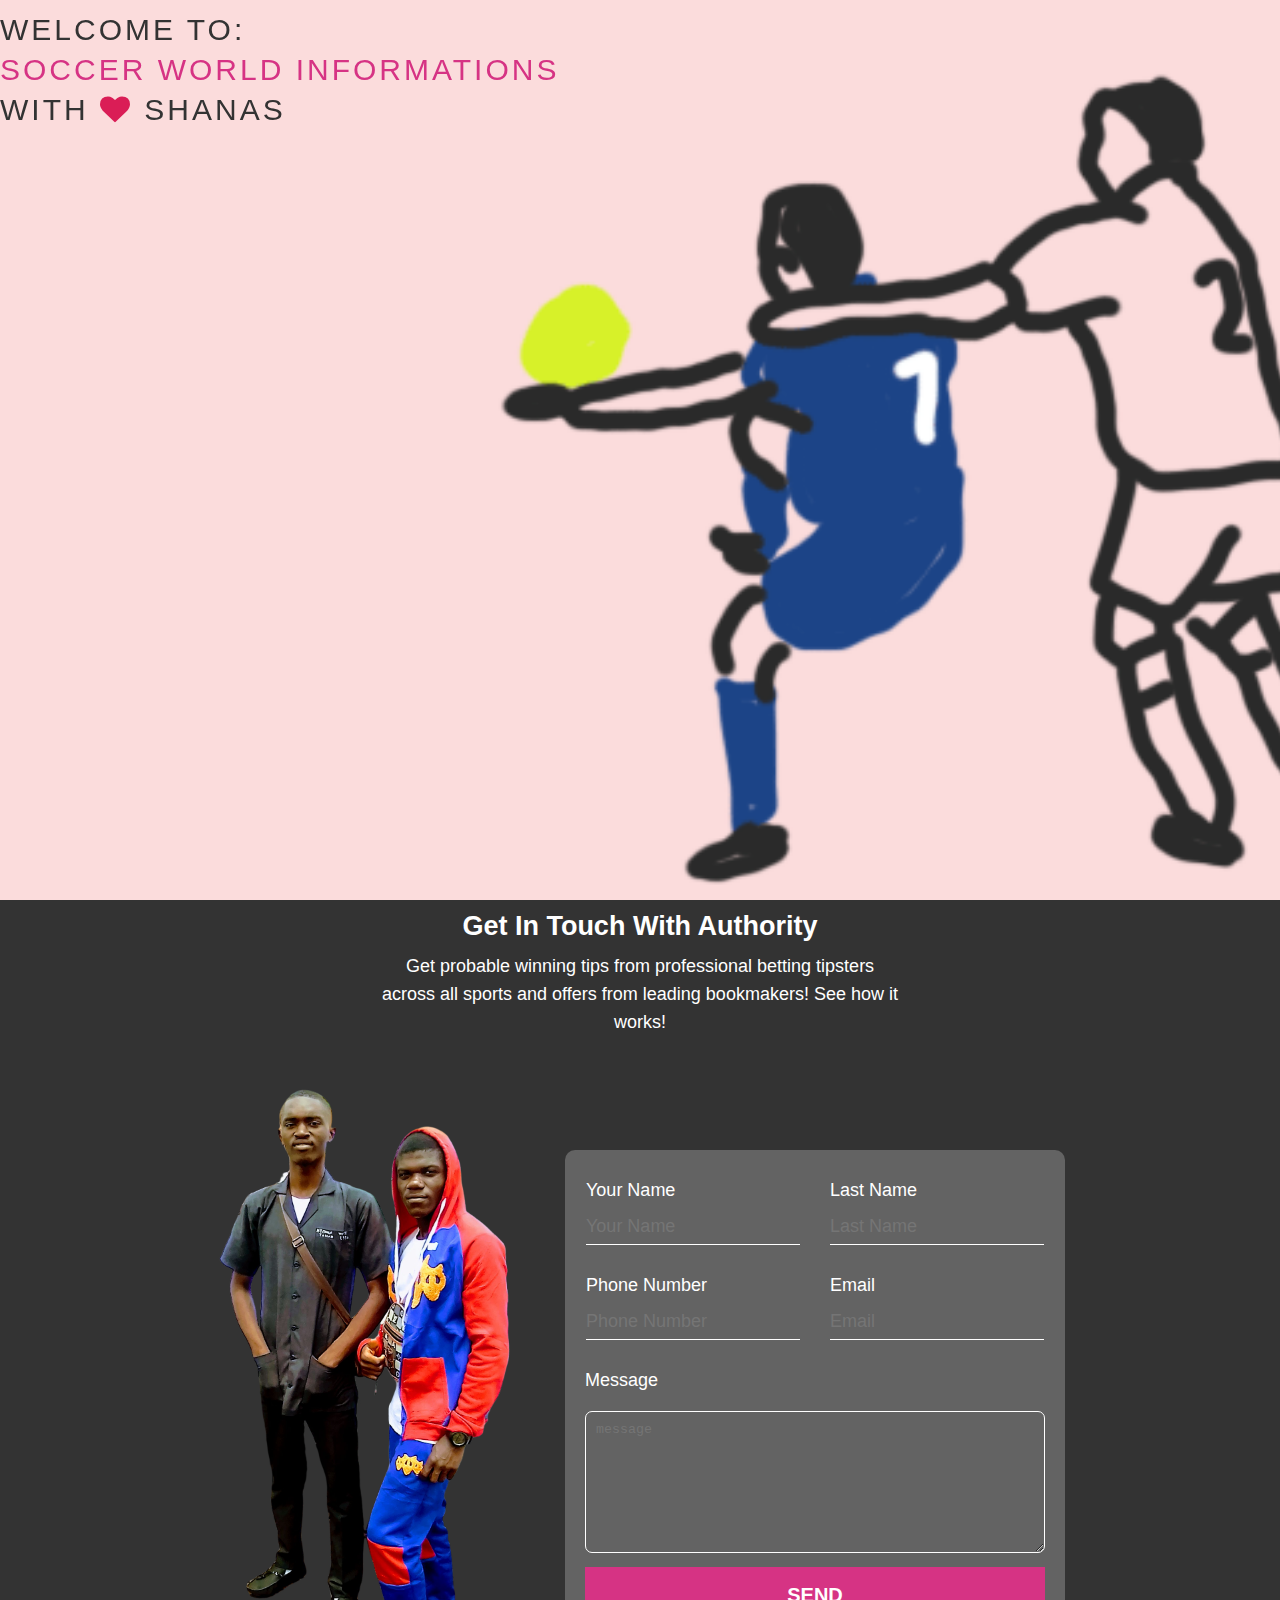
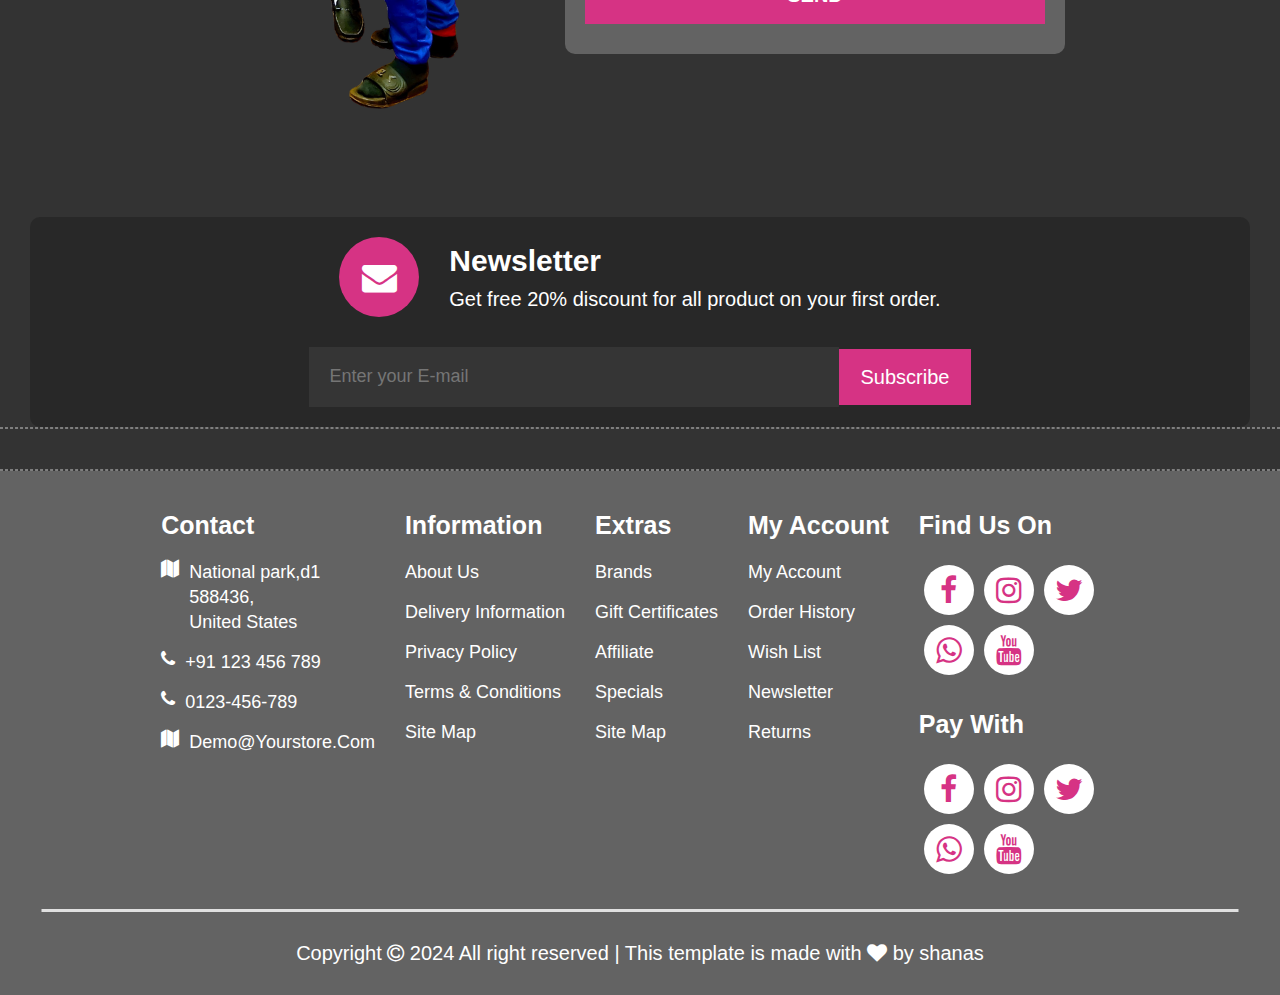
<file: contact.html>
<!DOCTYPE html>
<html lang="en">
<head>
    <meta charset="UTF-8">
    <meta http-equiv="X-UA-Compatible" content="IE=edge">
    <meta name="viewport" content="width=device-width, initial-scale=1.0">
    <title>Contact - Soccer World informations</title>

    <link rel="stylesheet" href="/icons/fontawesome/css/font-awesome.css">
    <link rel="stylesheet" href="/styles/contact.css">
    <link rel="stylesheet" href="/styles/main_style.css">
    <link 
        rel="icon"
        title="image/png"
        href="/logos/favicon2.png"
    />
</head>
    <body>
        <section>

            <div class="loader">
                <div class="loader-text">
                    <p>
                        welcome to: 
                        <span class="loader-logo">Soccer World informations</span>
                        <span>with <i class="fa fa-heart"></i> shanas </span>
                    </p>
                </div>
            </div>

            <div class="landing-container">
                <div class="landing-page-top-container">
                    <div class="landing-number">
                        <a href="" class="phone-info">
                            <i class="fa fa-phone"></i>
                            <span>+237 6 74 79 93 86</span>
                        </a>
                    </div>

                    <div class="landing-currency-language-container">
                        <div class="landing-currency">
                            <div class="use-choice" id="currency">
                                Currency <span>:</span> USD
                                <span><i class="fa fa-angle-down"></i></span>
                            </div>
                            <ul id="currency-content">
                                <li><a href="">€ Euro</a></li>
                                <li><a href="">£ Pound Sterling</a></li>
                                <li><a href="">$ US Dollar</a></li>
                            </ul>
                        </div>
                        <div class="landing-currency ed">
                            <div class="use-choice" id="language">
                                Language <span>:</span> EN-GB
                                <span><i class="fa fa-angle-down"></i></span>
                            </div>
                            <ul id="language-content">
                                <li><a href="">english</a></li>
                                <li><a href="">hindi</a></li>
                                <li><a href="">france</a></li>
                            </ul>
                        </div>
                    </div>
                </div>
            </div>


            <div class="logo-search-link-container">
                <div class="logo-search-container">
                    <div class="logo">
                        <img src="/logos/logo_football.png" alt="">
                        <div class="navicon">
                            <i id="display-nav" class="fa fa-navicon"></i>
                        </div>
                    </div>

                    <div class="search-nav-container">
                        <div class="search">
                            <div class="input">
                                <input id="search-input" type="text" placeholder="Search...">
                            </div>
                            <div class="search-icon">
                                <i id="search" class="fa fa-search"></i>
                            </div>
                        </div>
                        <div class="market-container">
                            <div class="market">
                                <i class="fa fa-user"></i>
                            </div>

                            <div class="shopping-container">
                                <div class="content-item">
                                    <div class="item-text-container">
                                        <div class="item">
                                            <a href="">
                                                <img src="/images/product1.png" alt="">
                                            </a>
                                        </div>
                                        <div class="item-text">
                                            <p class="shirt">
                                                <a href="">T-shirt</a> 
                                            </p>
                                            <p>
                                                1x$45.00
                                            </p>
                                        </div>
                                    </div>
                                    <div class="item-close">
                                        <i class="fa fa-times"></i>
                                    </div>
                                </div>

                                <div class="content-item ed">
                                    <div class="item-text-container">
                                        <div class="item">
                                            <a href="">
                                                <img src="/images/product2.png" alt="">
                                            </a>
                                        </div>
                                        <div class="item-text">
                                            <p class="shirt">
                                                <a href="">Shores</a> 
                                            </p>
                                            <p>
                                                1x$40.00
                                            </p>
                                        </div>
                                    </div>
                                    <div class="item-close">
                                        <i class="fa fa-times"></i>
                                    </div>
                                </div>

                                <div class="main-product-price-container">
                                    <div class="product-price-container">
                                        <div class="product">
                                            <p>
                                                sub-total
                                            </p>
                                        </div>
                                        <div class="price">
                                            <p>
                                                $85.00
                                            </p>
                                        </div>
                                    </div>

                                    <div class="product-price-container">
                                        <div class="product">
                                            <p>
                                                Eco Tax (-2.00)
                                            </p>
                                        </div>
                                        <div class="price">
                                            <p>
                                                $2.00
                                            </p>
                                        </div>
                                    </div>

                                    <div class="product-price-container">
                                        <div class="product">
                                            <p>
                                                VAT (20%)
                                            </p>
                                        </div>
                                        <div class="price">
                                            <p>
                                                $83.00
                                            </p>
                                        </div>
                                    </div>

                                    <div class="product-price-container">
                                        <div class="product">
                                            <p>
                                                Total
                                            </p>
                                        </div>
                                        <div class="price ed">
                                            <p>
                                                $85.00
                                            </p>
                                        </div>
                                    </div>

                                    <div class="item-btns">
                                        <div class="main-item-btn">
                                            <a href="">view cart</a>
                                        </div>
                                        <div class="main-item-btn">
                                            <a href="">checkout</a>
                                        </div>
                                    </div>
                                </div>
                            </div>
                        </div>
                    </div>
                </div>
                
                <ul id="nav-link">
                    <li><a href="/index.html">home</a></li>
                    <li><a href="" id="matches-link">matches <i class="fa fa-angle-right"></i></a>
                        <div id="sub-menu">
                            <ul>
                                <li><a href="/matches.html">matches</a></li>
                                <li><a href="">recently winners <i class="fa fa-angle-right"></i></a>
                                    <div id="sub-menu" class="fix-margin">
                                        <ul>
                                            <li><a href="">buy tickets</a></li>
                                            <li><a href="">postponed match</a></li>
                                        </ul>
                                    </div>
                                </li>
                                <li><a href="">match details</a></li>
                            </ul>
                        </div>
                    </li>
                    <li><a href="">shop</a></li>
                    <li><a href="">schedule</a></li>
                    <li><a href="">blog</a></li>
                    <li><a href="" id="players-link">players <i class="fa fa-angle-right"></i></a>
                        <div id="sub-menu" class="players-content">
                            <ul>
                                <li><a href="">players</a></li>
                                <li><a href="">top players <i class="fa fa-angle-right"></i></a>
                                    <div id="sub-menu" class="fix-margin">
                                        <ul>
                                            <li><a href="">players history</a></li>
                                            <li><a href="">postponed match</a></li>
                                        </ul>
                                    </div>
                                </li>
                                <li><a href="">players-details</a></li>
                            </ul>
                        </div>
                    </li>
                    <li><a href="/contact.html">contact</a></li>
                </ul>
            </div>

            <div class="main-menu-container">
                <div class="menu-container">
                    <div class="menu-header">
                        <div class="menu-text">
                            <p>
                                menu
                            </p>
                        </div>
                        <div class="menu-icon">
                            <i id="menu-display-icon" class="fa fa-times"></i>
                        </div>
                    </div>

                    <div class="menu-link">
                        <ul>
                            <li><a href="/index.html">home</a></li>
                            <li>
                                <span id="menu-matches-link"><a href="">matches</a> <i class="fa fa-angle-down"></i></span>
                                <ul id="menu-matches-content" class="link-hover">
                                    <li><a href="/matches.html">matches</a></li>
                                    <li><span id="menu-recent-win-link"><a href="">recently winners</a> <i class="fa fa-angle-down"></i></span>
                                        
                                        <ul id="menu-recent-content">
                                            <li><a href="">buy tickets</a></li>
                                            <li><a href="">postponed match</a></li>
                                        </ul>
                                    
                                    </li>
                                </ul>
                                
                            </li>

                            <li><a href="">shop</a></li>
                            <li><a href="">schedule</a></li>
                            <li><a href="">blog</a></li>
                            <li><span id="menu-players-link"><a href="">players</a> <i class="fa fa-angle-down"></i></span>
                                
                                <ul id="menu-players-content" class="link-hover">
                                    <li><a href="">players</a></li>
                                    <li><span id="menu-top-player-link"><a href="">top players</a> <i class="fa fa-angle-down"></i></span>

                                        <ul id="menu-top-players-content">
                                            <li><a href="">players history</a></li>
                                            <li><a href="">players-details</a></li>
                                        </ul>
                                    </li>
                                </ul>

                            </li>
                            <li><a href="/contact.html">contact</a></li>
                        </ul>
                    </div>

                </div>

                <div id="layer"></div>
            </div>


            <div class="landing-contact-page">
                <div class="landing-page-header">
                    <p>
                        contact
                    </p>
                </div>
                <div class="landing-page-dir">
                    <a href="/index.html">home</a> 
                    <span>/</span>
                    <a href="/contact.html">contact</a>
                </div>
            </div>
        </section> 



        <section>
            <div class="contact-content-container">
                <div class="contact-header-info">
                    <div class="contact-text">
                        <p>
                            contact with us
                        </p>
                    </div>

                    <div class="contact-header">
                        <p>
                            get in touch with authority
                        </p>
                    </div>

                    <div class="contact-text">
                        <p>
                            Get probable winning tips from 
                            professional betting tipsters across 
                            all sports and offers from 
                            leading bookmakers! See how it works!
                        </p>
                    </div>
                </div>

                <div class="contact-contents">
                    <div class="contact-image">
                        <img src="/images/shasy-fg-trans.png" alt="">
                    </div>

                    <div class="contact-message-area">
                        <div class="input-area">
                            <div class="input-content">
                                <div class="input-class">
                                    <p>
                                        your name
                                    </p>
                                </div>
                                <div class="contact-input">
                                    <input id="first-name" type="text" placeholder="Your Name">
                                    <p class="contact-error-message contact-error-message-first">
                                        Enter your name
                                    </p>
                                </div>
                            </div>
                            <div class="input-content ic-ed2">
                                <div class="input-class">
                                    <p>
                                        last name
                                    </p>
                                </div>
                                <div class="contact-input">
                                    <input id="last-name" type="text" placeholder="Last Name">
                                    <p class="contact-error-message contact-error-message-last">
                                        Enter last name
                                    </p>
                                </div>
                            </div>
                        </div>

                        <div class="input-area ia-ed2">
                            <div class="input-content">
                                <div class="input-class">
                                    <p>
                                        phone number
                                    </p>
                                </div>
                                <div class="contact-input">
                                    <input id="phone-number" type="text" placeholder="Phone Number">
                                    <p class="contact-error-message contact-error-message-number">
                                        Enter phone number
                                    </p>
                                </div>
                            </div>
                            <div class="input-content ic-ed2">
                                <div class="input-class">
                                    <p>
                                        email
                                    </p>
                                </div>
                                <div class="contact-input">
                                    <input id="email" type="text" placeholder="Email">
                                </div>
                                <p class="contact-error-message contact-error-message-email">
                                    Enter email
                                </p>
                            </div>
                        </div>
                        <div class="input-area ia-ed2">
                            <div class="input-content ic-ed5">
                                <div class="input-class">
                                    <p>
                                        message
                                    </p>
                                </div>
                                <div class="contact-input">
                                    <textarea id="contact-message" placeholder="message" cols="30" rows="8"></textarea>
                                    <p class="contact-error-message contact-error-message-message">
                                        Type your message
                                    </p>
                                </div>
                            </div>
                        </div>

                        <div class="third-btn">
                            <a id="send-btn" href="">send</a>
                        </div>
                        <p class="contact-error-message erm-ed contact-error-message-success">
                            Your message has been sent successfully
                        </p>
                    </div>
                </div>
            </div>
        </section>




        <section>
            <div class="rate-container">
                <div class="rate">
                    <div class="rate-icon-text">
                        <div class="rate-icon">
                            <i class="fa fa-info-circle"></i>
                        </div>

                        <div class="rate-text">
                            <p>
                                What do you say about my web site
                            </p>
                            <p>
                                Please, rate me
                            </p>
                        </div>
                    </div>
                    <div class="rate-content">
                        <input type="radio" id="star5" name="rate" data-idx = "0" hidden>
                        <!-- <label for="star5"><i class="fa fa-star-o"></i> <span>very dissatisfied</span> </label> -->
                        <label for="star5"><span>i love it</span> </label>
        
                        <input type="radio" id="star4" name="rate" data-idx = "1" hidden>
                        <!-- <label for="star4"><i class="fa fa-star-o"></i> <span>dissatisfied</span> </label> -->
                        <label for="star4"><span>i like it</span> </label>
        
                        <input type="radio" id="star3" name="rate" data-idx = "2" hidden>
                        <!-- <label for="star3"><i class="fa fa-star-o"></i> <span>neutral</span> </label> -->
                        <label for="star3"><span>it's good</span> </label>
        
                        <input type="radio" id="star2" name="rate" data-idx = "3" hidden>
                        <!-- <label for="star2"><i class="fa fa-star-o"></i> <span>somewhat satisfied</span> </label> -->
                        <label for="star2"><span>i don't like it</span> </label>
        
                        <input type="radio" id="star1" name="rate" data-idx = "4" hidden>
                        <!-- <label for="star1"><i class="fa fa-star-o"></i> <span>very satisfied</span> </label> -->
                        <label for="star1"><span>i hate it</span> </label>
                    </div>

                    <div class="rate-latter">
                        <div class="rate-btn change-mar">
                            <a href="" id="rate-btn">rate</a>
                        </div>
                        <div class="rate-btn latter-btn">
                            <a href="" id="rate-latter">latter</a>
                        </div>
                    </div>
                </div>

                <div class="rate-layer"></div>
            </div>
        </section>




        <section>
            <div class="footer-container">
                <div class="newsletter-display">
                    <div class="nemsletter-container">
                        <div class="nemsletter-icon-text">
                            <div class="newsletter-icon">
                                <i class="fa fa-envelope"></i>
                            </div>
                            <div class="nemsletter-text">
                                <p class="newsletter">
                                    newsletter
                                </p>
                                <p class="newsletter-text-explan"> 
                                    Get free 20% discount for all 
                                    product on your first order.
                                </p>
                            </div>
                        </div>

                        <div class="newsletter-input-subscribe">
                            <div class="newsletter-input">
                                <input id="newsletter-input" type="text" placeholder="Enter your E-mail">
                            </div>
                            <div class="primary-btn pb-ed1">
                                <a id="newsletter-btn" href="">subscribe</a>
                            </div>
                        </div>
                    </div>
                </div>

                <div class="horizontale-line-dash hld-ed"></div>
                <div class="horizontale-line-dash"></div>

                <div class="main-footer-content">
                    <div class="footer-content">
                        <div class="two-footer-content tfc-ed1">
                            <div class="footer-link">
                                <div class="footer-link-header">
                                    <p>
                                        contact
                                    </p>
                                </div>
                                
                                <div class="container-footer-link">
                                    <div class="main-footer-link">
                                        <i class="fa fa-map"></i>
                                        <p>National park,d1 <br> 588436, <br> United States</p>
                                    </div>
                                    <div class="main-footer-link">
                                        <i class="fa fa-phone"></i>
                                        <p>+91 123 456 789</p>
                                    </div>
                                    <div class="main-footer-link">
                                        <i class="fa fa-phone"></i>
                                        <p>0123-456-789</p>
                                    </div>
                                    <div class="main-footer-link">
                                        <i class="fa fa-map"></i>
                                        <a href="">demo@Yourstore.com</a>
                                    </div>
                                </div>
                            </div>

                            <div class="footer-link fl-ed2">
                                <div class="footer-link-header">
                                    <p>
                                        information
                                    </p>
                                </div>
                                
                                <div class="container-footer-link">
                                    <div class="main-footer-link">
                                        <a href="">about us</a>
                                    </div>
                                    <div class="main-footer-link">
                                        <a href="">Delivery Information</a>
                                    </div>
                                    <div class="main-footer-link">
                                        <a href="">Privacy Policy</a>
                                    </div>
                                    <div class="main-footer-link">
                                        <a href="">Terms & Conditions</a>
                                    </div>
                                    <div class="main-footer-link">
                                        <a href="">Site Map</a>
                                    </div>
                                </div>
                            </div>

                            <div class="footer-link fl-ed3">
                                <div class="footer-link-header">
                                    <p>
                                        extras
                                    </p>
                                </div>
                                
                                <div class="container-footer-link">
                                    <div class="main-footer-link">
                                        <a href="">Brands</a>
                                    </div>
                                    <div class="main-footer-link">
                                        <a href="">Gift Certificates</a>
                                    </div>
                                    <div class="main-footer-link">
                                        <a href="">Affiliate</a>
                                    </div>
                                    <div class="main-footer-link">
                                        <a href="">Specials</a>
                                    </div>
                                    <div class="main-footer-link">
                                        <a href="">Site Map</a>
                                    </div>
                                </div>
                            </div>
                        </div>


                        <div class="two-footer-content tfc-ed2">
                            <div class="footer-link fl-ed4">
                                <div class="footer-link-header">
                                    <p>
                                        my account
                                    </p>
                                </div>
                                
                                <div class="container-footer-link">
                                    <div class="main-footer-link">
                                        <a href="">my account</a>
                                    </div>
                                    <div class="main-footer-link">
                                        <a href="">Order History</a>
                                    </div>
                                    <div class="main-footer-link">
                                        <a href="">Wish List</a>
                                    </div>
                                    <div class="main-footer-link">
                                        <a href="">Newsletter</a>
                                    </div>
                                    <div class="main-footer-link">
                                        <a href="">Returns</a>
                                    </div>
                                </div>
                            </div>

                            <div class="footer-link fl-ed5">
                                <div class="footer-link-header">
                                    <p>
                                        Find Us On
                                    </p>
                                </div>
                                
                                <div class="container-footer-link cfl-ed1">
                                    <div class="icon">
                                        <a href=""><i class="fa fa-facebook"></i></a>
                                    </div>
                                    <div class="icon">
                                        <a href=""><i class="fa fa-instagram"></i></a>
                                    </div>
                                    <div class="icon">
                                        <a href=""><i class="fa fa-twitter"></i></a>
                                    </div>
                                    <div class="icon">
                                        <a href=""><i class="fa fa-whatsapp"></i></a>
                                    </div>
                                    <div class="icon">
                                        <a href=""><i class="fa fa-youtube"></i></a>
                                    </div>
                                </div>


                                <div class="footer-link-header flh-ed1">
                                    <p>
                                        pay with
                                    </p>
                                </div>
                                
                                <div class="container-footer-link cfl-ed1">
                                    <div class="icon">
                                        <a href=""><i class="fa fa-facebook"></i></a>
                                    </div>
                                    <div class="icon">
                                        <a href=""><i class="fa fa-instagram"></i></a>
                                    </div>
                                    <div class="icon">
                                        <a href=""><i class="fa fa-twitter"></i></a>
                                    </div>
                                    <div class="icon">
                                        <a href=""><i class="fa fa-whatsapp"></i></a>
                                    </div>
                                    <div class="icon">
                                        <a href=""><i class="fa fa-youtube"></i></a>
                                    </div>
                                </div>
                            </div>
                        
                        </div>
                    </div>

                    <div class="horizontal3-line"></div>

                    <div class="copyright">
                        Copyright <i class="fa fa-copyright"></i> 2024 All right reserved | This template is made with <i class="fa fa-heart"></i> by <a href="">shanas</a>
                    </div>
                </div>

            </div>
        </section>





        <script src="/scripts/contact-script.js"></script>
    </body>
</html>
</file>
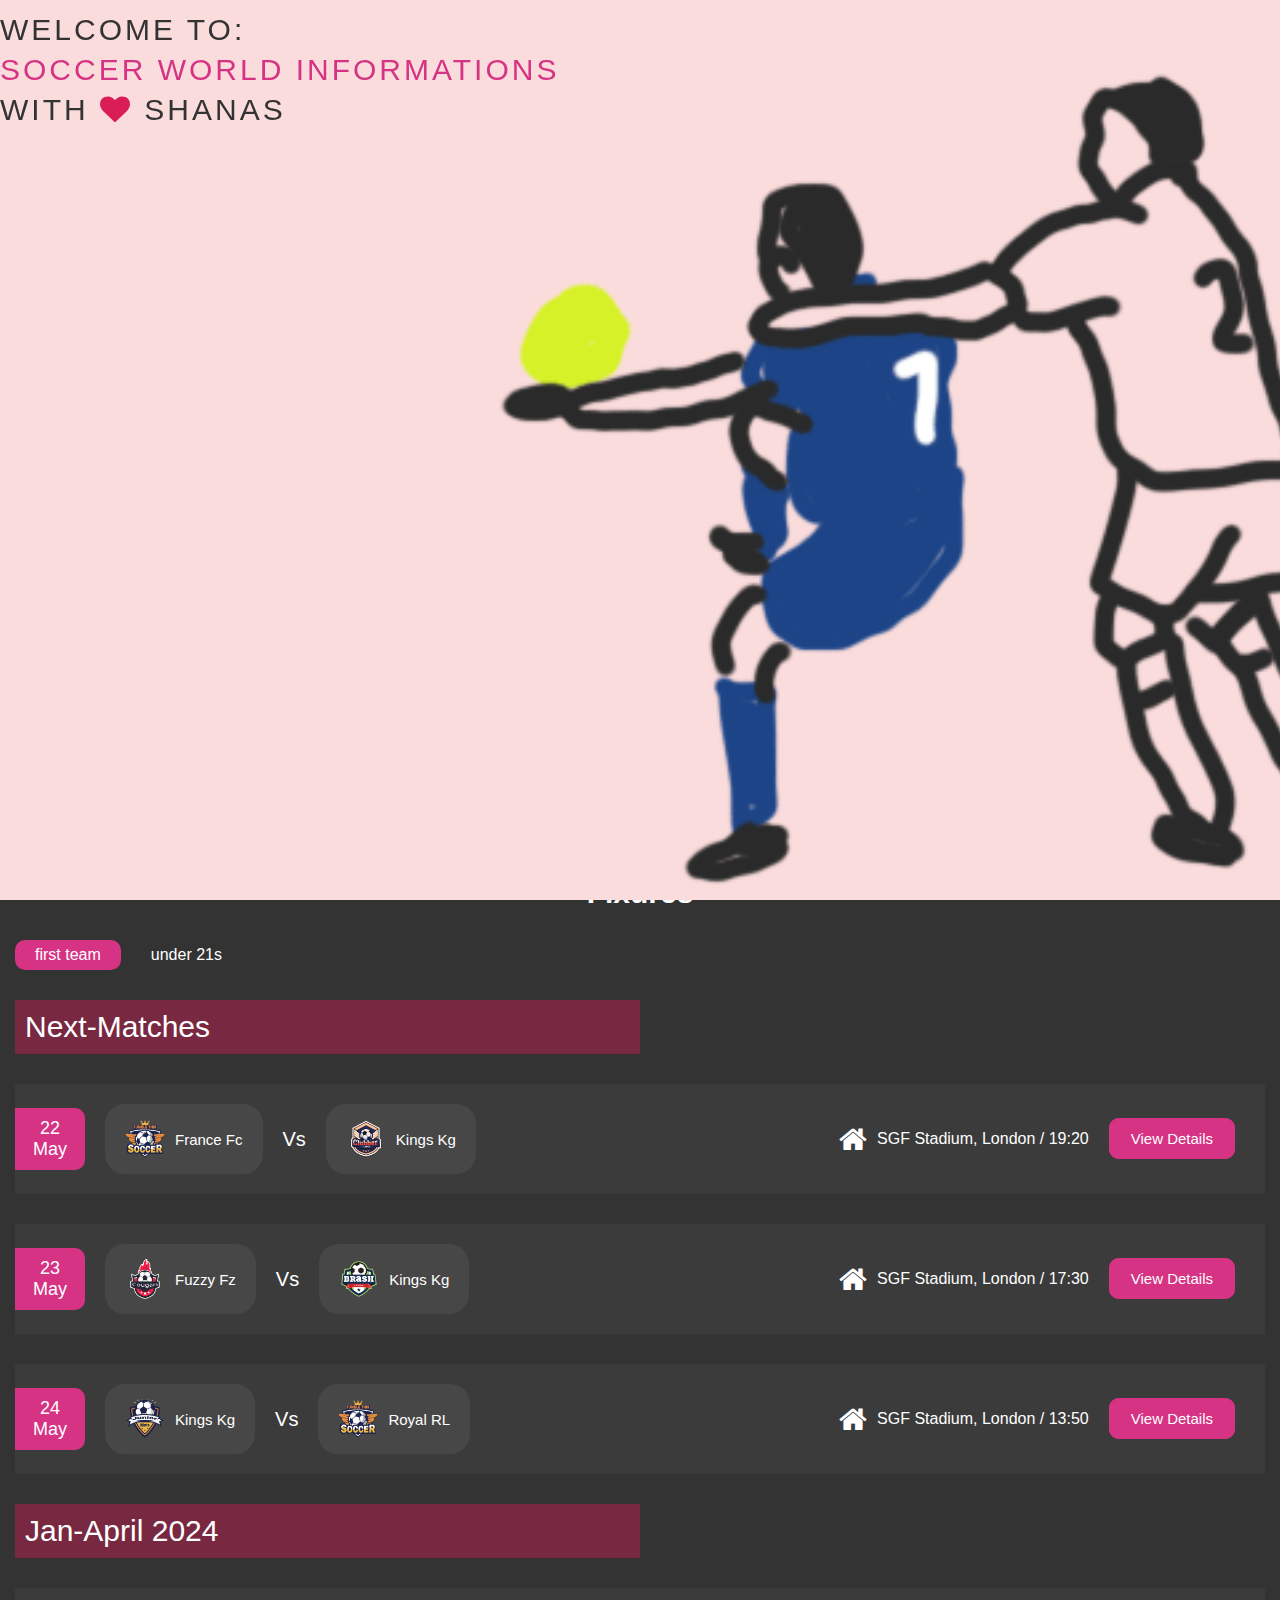
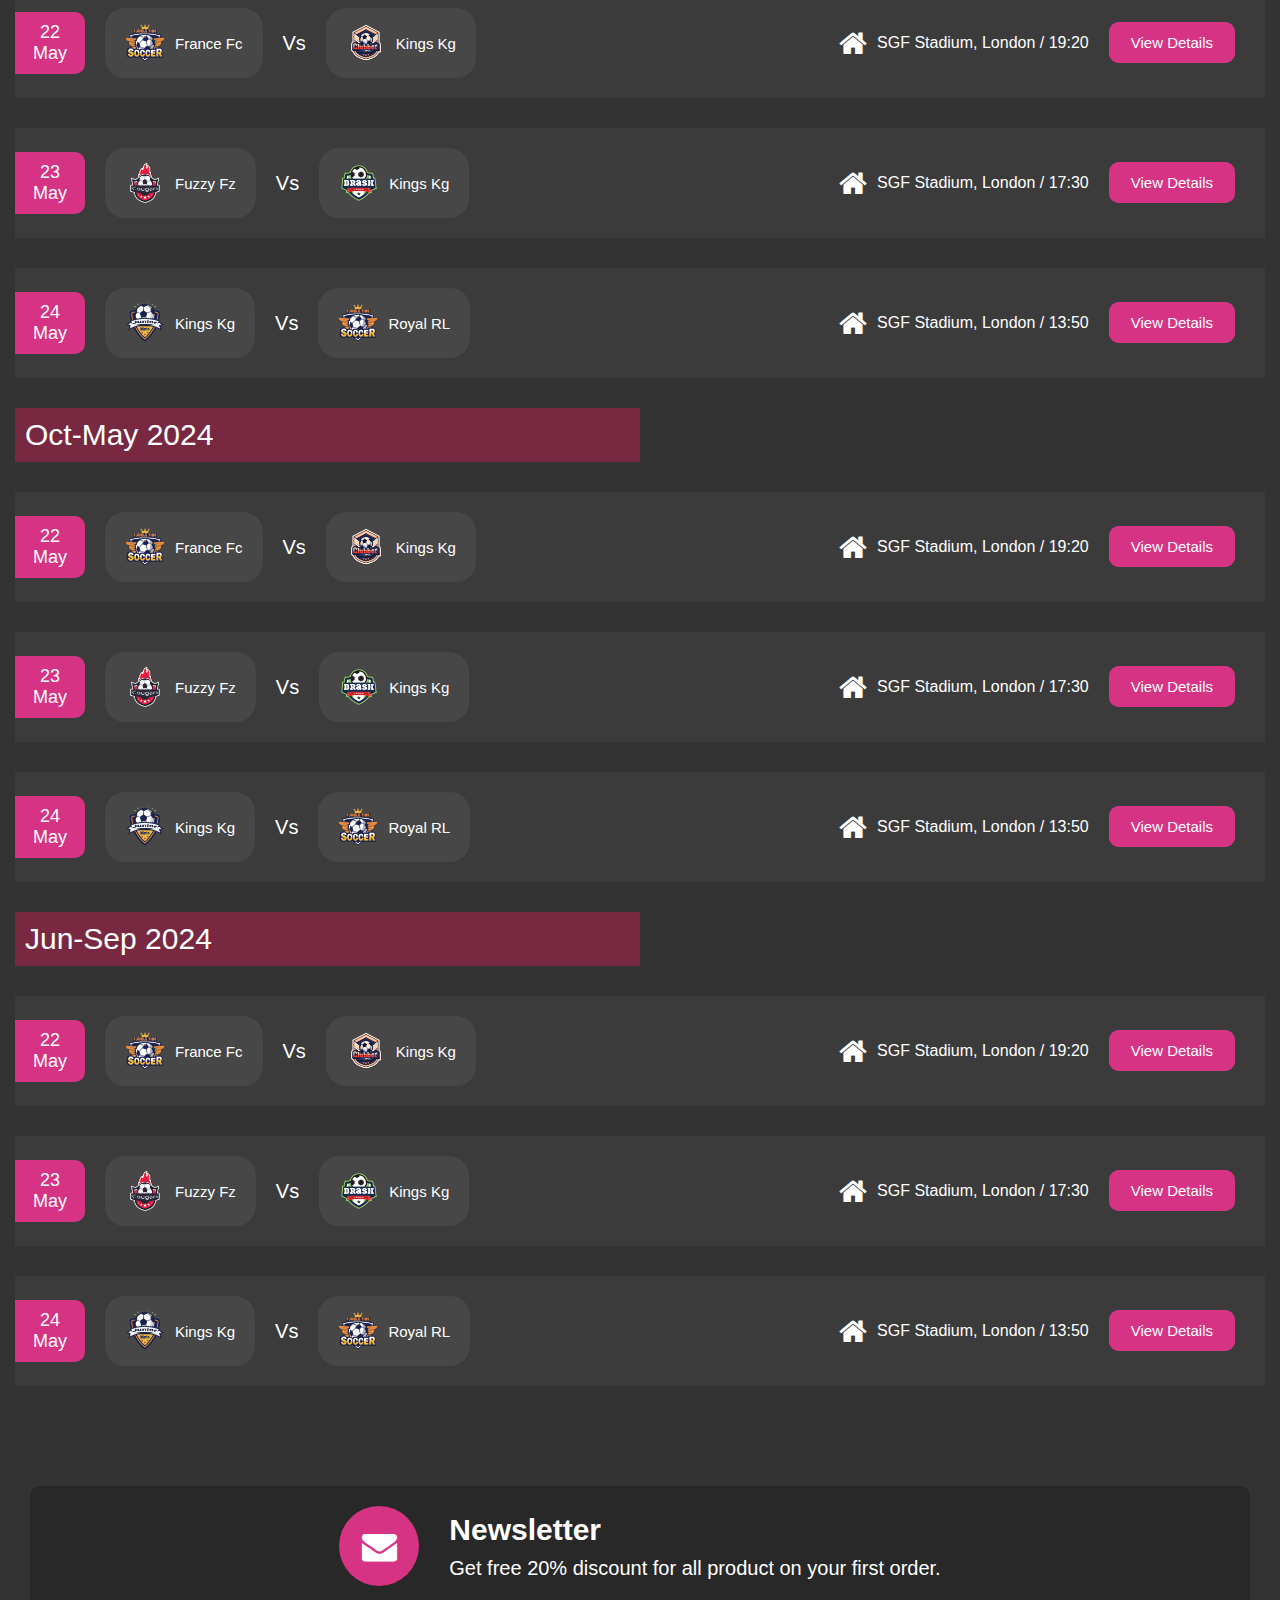
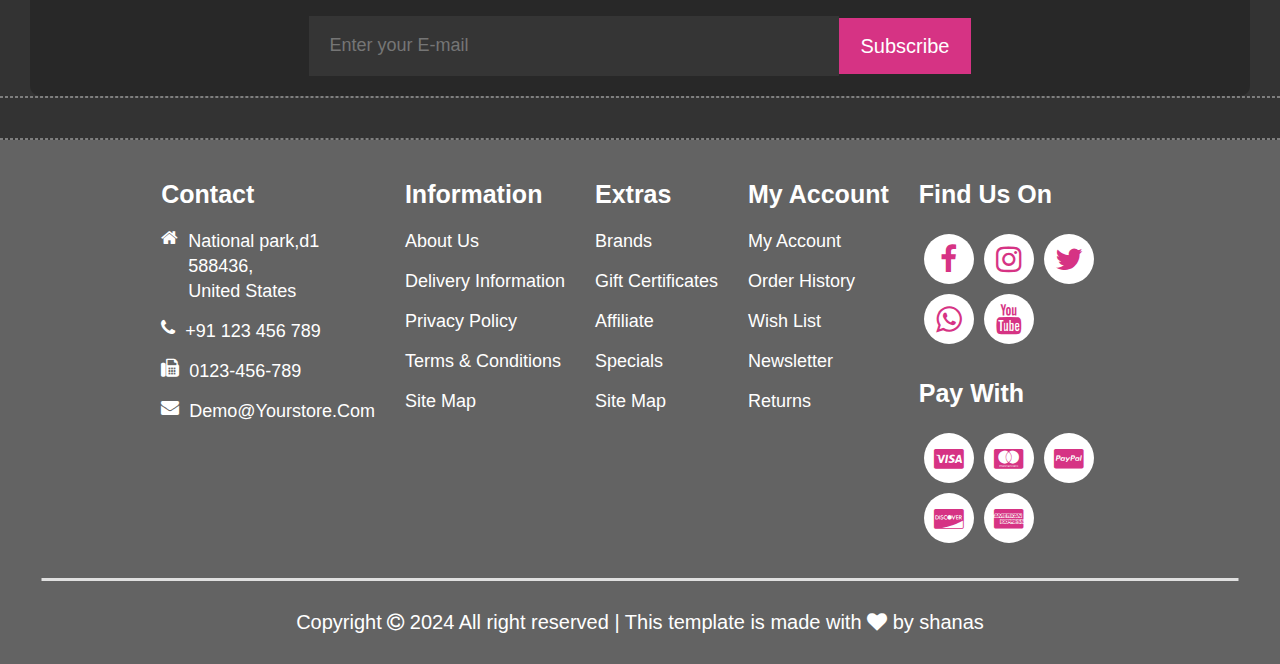
<file: matches.html>
<!DOCTYPE html>
<html lang="en">
<head>
    <meta charset="UTF-8">
    <meta http-equiv="X-UA-Compatible" content="IE=edge">
    <meta name="viewport" content="width=device-width, initial-scale=1.0">
    <title>Matches - Soccer World informations</title>

    <link rel="stylesheet" href="/icons/fontawesome/css/font-awesome.css">
    <link rel="stylesheet" href="/styles/contact.css">
    <link rel="stylesheet" href="/styles/main_style.css">
    <link rel="stylesheet" href="/styles/matches.css">
    <link 
        rel="icon"
        title="image/png"
        href="/logos/favicon2.png"
    />
</head>
    <body>
        <section>

            <div class="loader">
                <div class="loader-text">
                    <p>
                        welcome to: 
                        <span class="loader-logo">Soccer World informations</span>
                        <span>with <i class="fa fa-heart"></i> shanas </span>
                    </p>
                </div>
            </div>

            <div class="landing-container">
                <div class="landing-page-top-container">
                    <div class="landing-number">
                        <a href="" class="phone-info">
                            <i class="fa fa-phone"></i>
                            <span>+237 6 74 79 93 86</span>
                        </a>
                    </div>

                    <div class="landing-currency-language-container">
                        <div class="landing-currency">
                            <div class="use-choice" id="currency">
                                Currency <span>:</span> USD
                                <span><i class="fa fa-angle-down"></i></span>
                            </div>
                            <ul id="currency-content">
                                <li><a href="">€ Euro</a></li>
                                <li><a href="">£ Pound Sterling</a></li>
                                <li><a href="">$ US Dollar</a></li>
                            </ul>
                        </div>
                        <div class="landing-currency ed">
                            <div class="use-choice" id="language">
                                Language <span>:</span> EN-GB
                                <span><i class="fa fa-angle-down"></i></span>
                            </div>
                            <ul id="language-content">
                                <li><a href="">english</a></li>
                                <li><a href="">hindi</a></li>
                                <li><a href="">france</a></li>
                            </ul>
                        </div>
                    </div>
                </div>
            </div>


            <div class="logo-search-link-container">
                <div class="logo-search-container">
                    <div class="logo">
                        <img src="/logos/logo_football.png" alt="">
                        <div class="navicon">
                            <i id="display-nav" class="fa fa-navicon"></i>
                        </div>
                    </div>

                    <div class="search-nav-container">
                        <div class="search">
                            <div class="input">
                                <input id="search-input" type="text" placeholder="Search...">
                            </div>
                            <div class="search-icon">
                                <i id="search" class="fa fa-search"></i>
                            </div>
                        </div>
                        <div class="market-container">
                            <div class="market">
                                <i class="fa fa-user"></i>
                            </div>

                            <div class="shopping-container">
                                <div class="content-item">
                                    <div class="item-text-container">
                                        <div class="item">
                                            <a href="">
                                                <img src="/images/product1.png" alt="">
                                            </a>
                                        </div>
                                        <div class="item-text">
                                            <p class="shirt">
                                                <a href="">T-shirt</a> 
                                            </p>
                                            <p>
                                                1x$45.00
                                            </p>
                                        </div>
                                    </div>
                                    <div class="item-close">
                                        <i class="fa fa-times"></i>
                                    </div>
                                </div>

                                <div class="content-item ed">
                                    <div class="item-text-container">
                                        <div class="item">
                                            <a href="">
                                                <img src="/images/product2.png" alt="">
                                            </a>
                                        </div>
                                        <div class="item-text">
                                            <p class="shirt">
                                                <a href="">Shores</a> 
                                            </p>
                                            <p>
                                                1x$40.00
                                            </p>
                                        </div>
                                    </div>
                                    <div class="item-close">
                                        <i class="fa fa-times"></i>
                                    </div>
                                </div>

                                <div class="main-product-price-container">
                                    <div class="product-price-container">
                                        <div class="product">
                                            <p>
                                                sub-total
                                            </p>
                                        </div>
                                        <div class="price">
                                            <p>
                                                $85.00
                                            </p>
                                        </div>
                                    </div>

                                    <div class="product-price-container">
                                        <div class="product">
                                            <p>
                                                Eco Tax (-2.00)
                                            </p>
                                        </div>
                                        <div class="price">
                                            <p>
                                                $2.00
                                            </p>
                                        </div>
                                    </div>

                                    <div class="product-price-container">
                                        <div class="product">
                                            <p>
                                                VAT (20%)
                                            </p>
                                        </div>
                                        <div class="price">
                                            <p>
                                                $83.00
                                            </p>
                                        </div>
                                    </div>

                                    <div class="product-price-container">
                                        <div class="product">
                                            <p>
                                                Total
                                            </p>
                                        </div>
                                        <div class="price ed">
                                            <p>
                                                $85.00
                                            </p>
                                        </div>
                                    </div>

                                    <div class="item-btns">
                                        <div class="main-item-btn">
                                            <a href="">view cart</a>
                                        </div>
                                        <div class="main-item-btn">
                                            <a href="">checkout</a>
                                        </div>
                                    </div>
                                </div>
                            </div>
                        </div>
                    </div>
                </div>
                
                <ul id="nav-link">
                    <li><a href="/index.html">home</a></li>
                    <li><a href="" id="matches-link">matches <i class="fa fa-angle-right"></i></a>
                        <div id="sub-menu">
                            <ul>
                                <li><a href="/matches.html">matches</a></li>
                                <li><a href="">recently winners <i class="fa fa-angle-right"></i></a>
                                    <div id="sub-menu" class="fix-margin">
                                        <ul>
                                            <li><a href="">buy tickets</a></li>
                                            <li><a href="">postponed match</a></li>
                                        </ul>
                                    </div>
                                </li>
                                <li><a href="">match details</a></li>
                            </ul>
                        </div>
                    </li>
                    <li><a href="">shop</a></li>
                    <li><a href="">schedule</a></li>
                    <li><a href="">blog</a></li>
                    <li><a href="" id="players-link">players <i class="fa fa-angle-right"></i></a>
                        <div id="sub-menu" class="players-content">
                            <ul>
                                <li><a href="">players</a></li>
                                <li><a href="">top players <i class="fa fa-angle-right"></i></a>
                                    <div id="sub-menu" class="fix-margin">
                                        <ul>
                                            <li><a href="">players history</a></li>
                                            <li><a href="">postponed match</a></li>
                                        </ul>
                                    </div>
                                </li>
                                <li><a href="">players-details</a></li>
                            </ul>
                        </div>
                    </li>
                    <li><a href="/contact.html">contact</a></li>
                </ul>
            </div>

            <div class="main-menu-container">
                <div class="menu-container">
                    <div class="menu-header">
                        <div class="menu-text">
                            <p>
                                menu
                            </p>
                        </div>
                        <div class="menu-icon">
                            <i id="menu-display-icon" class="fa fa-times"></i>
                        </div>
                    </div>

                    <div class="menu-link">
                        <ul>
                            <li><a href="/index.html">home</a></li>
                            <li>
                                <span id="menu-matches-link"><a href="/matches.html">matches</a> <i class="fa fa-angle-down"></i></span>
                                <ul id="menu-matches-content" class="link-hover">
                                    <li><a href="">matches</a></li>
                                    <li><span id="menu-recent-win-link"><a href="">recently winners</a> <i class="fa fa-angle-down"></i></span>
                                        
                                        <ul id="menu-recent-content">
                                            <li><a href="">buy tickets</a></li>
                                            <li><a href="">postponed match</a></li>
                                        </ul>
                                    
                                    </li>
                                </ul>
                                
                            </li>

                            <li><a href="">shop</a></li>
                            <li><a href="">schedule</a></li>
                            <li><a href="">blog</a></li>
                            <li><span id="menu-players-link"><a href="">players</a> <i class="fa fa-angle-down"></i></span>
                                
                                <ul id="menu-players-content" class="link-hover">
                                    <li><a href="">players</a></li>
                                    <li><span id="menu-top-player-link"><a href="">top players</a> <i class="fa fa-angle-down"></i></span>

                                        <ul id="menu-top-players-content">
                                            <li><a href="">players history</a></li>
                                            <li><a href="">players-details</a></li>
                                        </ul>
                                    </li>
                                </ul>

                            </li>
                            <li><a href="/contact.html">contact</a></li>
                        </ul>
                    </div>

                </div>

                <div id="layer"></div>
            </div>


            <div class="landing-contact-page">
                <div class="landing-page-header">
                    <p>
                        matches
                    </p>
                </div>
                <div class="landing-page-dir">
                    <a href="/index.html">home</a> 
                    <span>/</span>
                    <a href="/matches.html">matches</a>
                </div>
            </div>
        </section> 




        <section>
            <div class="match-container">
                <div class="foot-header-container">
                    <div class="foot-header">
                        <p> fixures</p>
                    </div>
                    <div class="horizontal-line"></div>
                </div>

                <div class="matches-content-container">
                    <div class="team-number-level">
                        <div class="team-number">
                            <p>
                                first team
                            </p>
                        </div>
                        <div class="team-level">
                            <p>
                                under 21s
                            </p>
                        </div>
                    </div>
                    
                    <div class="match-period">
                        <p>
                            next-matches
                        </p>
                    </div>

                    <div class="match-content">
                        <div class="match-content-left">
                            <div class="match-date">
                                <p>
                                    22 may
                                </p>
                            </div>
                            <div class="main-team">
                                <img src="/images/fumble-this.png" alt="">
                                <span>france fc</span>
                            </div>
                            <div class="verses">
                                <p>
                                    vs
                                </p>
                            </div>
                            <div class="main-team">
                                <img src="/images/clubber-langs.png" alt="">
                                <span>kings kg</span>
                            </div>
                        </div>
                        <div class="match-content-right">
                            <div class="match-location">
                                <p class="arrange">
                                    <span><i class="fa fa-home"></i></span>
                                    SGF Stadium, London / 19:20
                                </p>
                            </div>
                            <div class="primary-btn pb-ed">
                                <a href="">view details</a>
                            </div>
                        </div>
                    </div>

                    <div class="match-content mc-ed2">
                        <div class="match-content-left">
                            <div class="match-date">
                                <p>
                                    23 may
                                </p>
                            </div>
                            <div class="main-team">
                                <img src="/images/cougars.png" alt="">
                                <span>fuzzy fz</span>
                            </div>
                            <div class="verses">
                                <p>
                                    vs
                                </p>
                            </div>
                            <div class="main-team">
                                <img src="/images/brash-thugs.png" alt="">
                                <span>kings kg</span>
                            </div>
                        </div>
                        <div class="match-content-right">
                            <div class="match-location">
                                <p class="arrange">
                                    <span><i class="fa fa-home"></i></span>
                                    SGF Stadium, London / 17:30
                                </p>
                            </div>
                            <div class="primary-btn pb-ed">
                                <a href="">view details</a>
                            </div>
                        </div>
                    </div>

                    <div class="match-content">
                        <div class="match-content-left">
                            <div class="match-date">
                                <p>
                                    24 may
                                </p>
                            </div>
                            <div class="main-team">
                                <img src="/images/Junior-Mints.png" alt="">
                                <span>kings kg</span>
                            </div>
                            <div class="verses">
                                <p>
                                    vs
                                </p>
                            </div>
                            <div class="main-team">
                                <img src="/images/fumble-this.png" alt="">
                                <span>Royal RL</span>
                            </div>
                        </div>
                        <div class="match-content-right">
                            <div class="match-location">
                                <p class="arrange">
                                    <span><i class="fa fa-home"></i></span>
                                    SGF Stadium, London / 13:50
                                </p>
                            </div>
                            <div class="primary-btn pb-ed">
                                <a href="">view details</a>
                            </div>
                        </div>
                    </div>

                    <div class="match-period">
                        <p>
                            Jan-April 2024
                        </p>
                    </div>

                    <div class="match-content">
                        <div class="match-content-left">
                            <div class="match-date">
                                <p>
                                    22 may
                                </p>
                            </div>
                            <div class="main-team">
                                <img src="/images/fumble-this.png" alt="">
                                <span>france fc</span>
                            </div>
                            <div class="verses">
                                <p>
                                    vs
                                </p>
                            </div>
                            <div class="main-team">
                                <img src="/images/clubber-langs.png" alt="">
                                <span>kings kg</span>
                            </div>
                        </div>
                        <div class="match-content-right">
                            <div class="match-location">
                                <p class="arrange">
                                    <span><i class="fa fa-home"></i></span>
                                    SGF Stadium, London / 19:20
                                </p>
                            </div>
                            <div class="primary-btn pb-ed">
                                <a href="">view details</a>
                            </div>
                        </div>
                    </div>

                    <div class="match-content mc-ed2">
                        <div class="match-content-left">
                            <div class="match-date">
                                <p>
                                    23 may
                                </p>
                            </div>
                            <div class="main-team">
                                <img src="/images/cougars.png" alt="">
                                <span>fuzzy fz</span>
                            </div>
                            <div class="verses">
                                <p>
                                    vs
                                </p>
                            </div>
                            <div class="main-team">
                                <img src="/images/brash-thugs.png" alt="">
                                <span>kings kg</span>
                            </div>
                        </div>
                        <div class="match-content-right">
                            <div class="match-location">
                                <p class="arrange">
                                    <span><i class="fa fa-home"></i></span>
                                    SGF Stadium, London / 17:30
                                </p>
                            </div>
                            <div class="primary-btn pb-ed">
                                <a href="">view details</a>
                            </div>
                        </div>
                    </div>

                    <div class="match-content">
                        <div class="match-content-left">
                            <div class="match-date">
                                <p>
                                    24 may
                                </p>
                            </div>
                            <div class="main-team">
                                <img src="/images/Junior-Mints.png" alt="">
                                <span>kings kg</span>
                            </div>
                            <div class="verses">
                                <p>
                                    vs
                                </p>
                            </div>
                            <div class="main-team">
                                <img src="/images/fumble-this.png" alt="">
                                <span>Royal RL</span>
                            </div>
                        </div>
                        <div class="match-content-right">
                            <div class="match-location">
                                <p class="arrange">
                                    <span><i class="fa fa-home"></i></span>
                                    SGF Stadium, London / 13:50
                                </p>
                            </div>
                            <div class="primary-btn pb-ed">
                                <a href="">view details</a>
                            </div>
                        </div>
                    </div>

                    <div class="match-period">
                        <p>
                            Oct-May 2024
                        </p>
                    </div>

                    <div class="match-content">
                        <div class="match-content-left">
                            <div class="match-date">
                                <p>
                                    22 may
                                </p>
                            </div>
                            <div class="main-team">
                                <img src="/images/fumble-this.png" alt="">
                                <span>france fc</span>
                            </div>
                            <div class="verses">
                                <p>
                                    vs
                                </p>
                            </div>
                            <div class="main-team">
                                <img src="/images/clubber-langs.png" alt="">
                                <span>kings kg</span>
                            </div>
                        </div>
                        <div class="match-content-right">
                            <div class="match-location">
                                <p class="arrange">
                                    <span><i class="fa fa-home"></i></span>
                                    SGF Stadium, London / 19:20
                                </p>
                            </div>
                            <div class="primary-btn pb-ed">
                                <a href="">view details</a>
                            </div>
                        </div>
                    </div>

                    <div class="match-content mc-ed2">
                        <div class="match-content-left">
                            <div class="match-date">
                                <p>
                                    23 may
                                </p>
                            </div>
                            <div class="main-team">
                                <img src="/images/cougars.png" alt="">
                                <span>fuzzy fz</span>
                            </div>
                            <div class="verses">
                                <p>
                                    vs
                                </p>
                            </div>
                            <div class="main-team">
                                <img src="/images/brash-thugs.png" alt="">
                                <span>kings kg</span>
                            </div>
                        </div>
                        <div class="match-content-right">
                            <div class="match-location">
                                <p class="arrange">
                                    <span><i class="fa fa-home"></i></span>
                                    SGF Stadium, London / 17:30
                                </p>
                            </div>
                            <div class="primary-btn pb-ed">
                                <a href="">view details</a>
                            </div>
                        </div>
                    </div>

                    <div class="match-content">
                        <div class="match-content-left">
                            <div class="match-date">
                                <p>
                                    24 may
                                </p>
                            </div>
                            <div class="main-team">
                                <img src="/images/Junior-Mints.png" alt="">
                                <span>kings kg</span>
                            </div>
                            <div class="verses">
                                <p>
                                    vs
                                </p>
                            </div>
                            <div class="main-team">
                                <img src="/images/fumble-this.png" alt="">
                                <span>Royal RL</span>
                            </div>
                        </div>
                        <div class="match-content-right">
                            <div class="match-location">
                                <p class="arrange">
                                    <span><i class="fa fa-home"></i></span>
                                    SGF Stadium, London / 13:50
                                </p>
                            </div>
                            <div class="primary-btn pb-ed">
                                <a href="">view details</a>
                            </div>
                        </div>
                    </div>

                    <div class="match-period">
                        <p>
                            jun-sep 2024
                        </p>
                    </div>

                    <div class="match-content">
                        <div class="match-content-left">
                            <div class="match-date">
                                <p>
                                    22 may
                                </p>
                            </div>
                            <div class="main-team">
                                <img src="/images/fumble-this.png" alt="">
                                <span>france fc</span>
                            </div>
                            <div class="verses">
                                <p>
                                    vs
                                </p>
                            </div>
                            <div class="main-team">
                                <img src="/images/clubber-langs.png" alt="">
                                <span>kings kg</span>
                            </div>
                        </div>
                        <div class="match-content-right">
                            <div class="match-location">
                                <p class="arrange">
                                    <span><i class="fa fa-home"></i></span>
                                    SGF Stadium, London / 19:20
                                </p>
                            </div>
                            <div class="primary-btn pb-ed">
                                <a href="">view details</a>
                            </div>
                        </div>
                    </div>

                    <div class="match-content mc-ed2">
                        <div class="match-content-left">
                            <div class="match-date">
                                <p>
                                    23 may
                                </p>
                            </div>
                            <div class="main-team">
                                <img src="/images/cougars.png" alt="">
                                <span>fuzzy fz</span>
                            </div>
                            <div class="verses">
                                <p>
                                    vs
                                </p>
                            </div>
                            <div class="main-team">
                                <img src="/images/brash-thugs.png" alt="">
                                <span>kings kg</span>
                            </div>
                        </div>
                        <div class="match-content-right">
                            <div class="match-location">
                                <p class="arrange">
                                    <span><i class="fa fa-home"></i></span>
                                    SGF Stadium, London / 17:30
                                </p>
                            </div>
                            <div class="primary-btn pb-ed">
                                <a href="">view details</a>
                            </div>
                        </div>
                    </div>

                    <div class="match-content">
                        <div class="match-content-left">
                            <div class="match-date">
                                <p>
                                    24 may
                                </p>
                            </div>
                            <div class="main-team">
                                <img src="/images/Junior-Mints.png" alt="">
                                <span>kings kg</span>
                            </div>
                            <div class="verses">
                                <p>
                                    vs
                                </p>
                            </div>
                            <div class="main-team">
                                <img src="/images/fumble-this.png" alt="">
                                <span>Royal RL</span>
                            </div>
                        </div>
                        <div class="match-content-right">
                            <div class="match-location">
                                <p class="arrange">
                                    <span><i class="fa fa-home"></i></span>
                                    SGF Stadium, London / 13:50
                                </p>
                            </div>
                            <div class="primary-btn pb-ed">
                                <a href="">view details</a>
                            </div>
                        </div>
                    </div>                    
                </div>
            </div>
        </section>




        <section>
            <div class="footer-container">
                <div class="newsletter-display">
                    <div class="nemsletter-container">
                        <div class="nemsletter-icon-text">
                            <div class="newsletter-icon">
                                <i class="fa fa-envelope"></i>
                            </div>
                            <div class="nemsletter-text">
                                <p class="newsletter">
                                    newsletter
                                </p>
                                <p class="newsletter-text-explan"> 
                                    Get free 20% discount for all 
                                    product on your first order.
                                </p>
                            </div>
                        </div>

                        <div class="newsletter-input-subscribe">
                            <div class="newsletter-input">
                                <input id="newsletter-input" type="text" placeholder="Enter your E-mail">
                            </div>
                            <div class="primary-btn pb-ed1">
                                <a id="newsletter-btn" href="">subscribe</a>
                            </div>
                        </div>
                    </div>
                </div>

                <div class="horizontale-line-dash hld-ed"></div>
                <div class="horizontale-line-dash"></div>

                <div class="main-footer-content">
                    <div class="footer-content">
                        <div class="two-footer-content tfc-ed1">
                            <div class="footer-link">
                                <div class="footer-link-header">
                                    <p>
                                        contact
                                    </p>
                                </div>
                                
                                <div class="container-footer-link">
                                    <div class="main-footer-link">
                                        <i class="fa fa-home"></i>
                                        <p>National park,d1 <br> 588436, <br> United States</p>
                                    </div>
                                    <div class="main-footer-link">
                                        <i class="fa fa-phone"></i>
                                        <p>+91 123 456 789</p>
                                    </div>
                                    <div class="main-footer-link">
                                        <i class="fa fa-fax"></i>
                                        <p>0123-456-789</p>
                                    </div>
                                    <div class="main-footer-link">
                                        <i class="fa fa-envelope"></i>
                                        <a href="">demo@Yourstore.com</a>
                                    </div>
                                </div>
                            </div>

                            <div class="footer-link fl-ed2">
                                <div class="footer-link-header">
                                    <p>
                                        information
                                    </p>
                                </div>
                                
                                <div class="container-footer-link">
                                    <div class="main-footer-link">
                                        <a href="">about us</a>
                                    </div>
                                    <div class="main-footer-link">
                                        <a href="">Delivery Information</a>
                                    </div>
                                    <div class="main-footer-link">
                                        <a href="">Privacy Policy</a>
                                    </div>
                                    <div class="main-footer-link">
                                        <a href="">Terms & Conditions</a>
                                    </div>
                                    <div class="main-footer-link">
                                        <a href="">Site Map</a>
                                    </div>
                                </div>
                            </div>

                            <div class="footer-link fl-ed3">
                                <div class="footer-link-header">
                                    <p>
                                        extras
                                    </p>
                                </div>
                                
                                <div class="container-footer-link">
                                    <div class="main-footer-link">
                                        <a href="">Brands</a>
                                    </div>
                                    <div class="main-footer-link">
                                        <a href="">Gift Certificates</a>
                                    </div>
                                    <div class="main-footer-link">
                                        <a href="">Affiliate</a>
                                    </div>
                                    <div class="main-footer-link">
                                        <a href="">Specials</a>
                                    </div>
                                    <div class="main-footer-link">
                                        <a href="">Site Map</a>
                                    </div>
                                </div>
                            </div>
                        </div>


                        <div class="two-footer-content tfc-ed2">
                            <div class="footer-link fl-ed4">
                                <div class="footer-link-header">
                                    <p>
                                        my account
                                    </p>
                                </div>
                                
                                <div class="container-footer-link">
                                    <div class="main-footer-link">
                                        <a href="">my account</a>
                                    </div>
                                    <div class="main-footer-link">
                                        <a href="">Order History</a>
                                    </div>
                                    <div class="main-footer-link">
                                        <a href="">Wish List</a>
                                    </div>
                                    <div class="main-footer-link">
                                        <a href="">Newsletter</a>
                                    </div>
                                    <div class="main-footer-link">
                                        <a href="">Returns</a>
                                    </div>
                                </div>
                            </div>

                            <div class="footer-link fl-ed5">
                                <div class="footer-link-header">
                                    <p>
                                        Find Us On
                                    </p>
                                </div>
                                
                                <div class="container-footer-link cfl-ed1">
                                    <div class="icon">
                                        <a href=""><i class="fa fa-facebook"></i></a>
                                    </div>
                                    <div class="icon">
                                        <a href=""><i class="fa fa-instagram"></i></a>
                                    </div>
                                    <div class="icon">
                                        <a href=""><i class="fa fa-twitter"></i></a>
                                    </div>
                                    <div class="icon">
                                        <a href=""><i class="fa fa-whatsapp"></i></a>
                                    </div>
                                    <div class="icon">
                                        <a href=""><i class="fa fa-youtube"></i></a>
                                    </div>
                                </div>


                                <div class="footer-link-header flh-ed1">
                                    <p>
                                        pay with
                                    </p>
                                </div>
                                
                                <div class="container-footer-link cfl-ed1">
                                    <div class="icon resize-icon">
                                        <a href=""><i class="fa fa-cc-visa"></i></a>
                                    </div>
                                    <div class="icon resize-icon">
                                        <a href=""><i class="fa fa-cc-mastercard"></i></a>
                                    </div>
                                    <div class="icon resize-icon">
                                        <a href=""><i class="fa fa-cc-paypal"></i></a>
                                    </div>
                                    <div class="icon resize-icon">
                                        <a href=""><i class="fa fa-cc-discover"></i></a>
                                    </div>
                                    <div class="icon resize-icon">
                                        <a href=""><i class="fa fa-cc-amex"></i></a>
                                    </div>
                                </div>
                            </div>
                        
                        </div>
                    </div>

                    <div class="horizontal3-line"></div>

                    <div class="copyright">
                        Copyright <i class="fa fa-copyright"></i> 2024 All right reserved | This template is made with <i class="fa fa-heart"></i> by <a href="">shanas</a>
                    </div>
                </div>

            </div>
        </section>


        <script src="/scripts/matches_script.js"></script>
    </body>
</html>
</file>
<file: styles/main_style.css>
* {
    padding: 0;
    margin: 0;
    box-sizing: border-box;
}

li {
    list-style: none;
}
abbr {
    text-decoration: none;
}

:root {
    --primary-light-color: #636363;
    --backround-color: #333333;
    --secondary-color: #d63384;
    --primary-color: #da1d56;
    --grey-color: #636363;
    --header-font-family: Verdana, Geneva, Tahoma, sans-serif;
}


.loader {
    /* background-color: #333; */
    width: 100vw;
    height: 100vh;
    background-image: url('/gif/goal-scole.gif');
    background-repeat: no-repeat;
    background-size: cover;
    background-position: center;
    z-index: 1000;
    padding-top: 10px;
    overflow: hidden;
    position: fixed;
    transition: 0.75s;

    animation: move-lodaer-text 10s linear infinite;
}
.loader-text {
    text-transform: uppercase;
    font-family: Impact, Haettenschweiler, 'Arial Narrow Bold', sans-serif;
    font-size: 30px;
    letter-spacing: 3px;
    color: var(--backround-color);
    line-height: 40px;
    white-space: nowrap;
}
.loader-text i {
    color: var(--primary-color);
}
.loader-logo {
    color: var(--secondary-color);
    display: block;
}
.loader::after {
    content: '';
    position: absolute;
    top: 20px;
    text-transform: uppercase;
    font-family: Impact, Haettenschweiler, 'Arial Narrow Bold', sans-serif;
    font-size: 30px;
    letter-spacing: 3px;
    color: white;
}

@keyframes move-lodaer-text {
    from {
        padding-left: 0;
    }
    to {
        padding-left: 100%;
    }
}
@keyframes move-lodaer-text-respon {
    0% {
        padding-left: 0%;
    }
    /* 50% {
        padding-left: 100%;
    } */
    100% {
        padding-left: 0%;
    }
}

.hidden--delay {
    opacity: 0;
    visibility: hidden;
}

@media(max-width: 570px) {
    .loader-text {
        font-size: 20px;
        font-weight: 900;
        /* white-space: wrap; */

        animation: move-lodaer-text-respon 4s linear infinite;
    }
    .break {
        display: block;
    }
}
@media(max-width: 890px) {
    .loader {
        background-size: 100% 100%;
    }
}


.landing-page-top-container {
    background-color: var(--grey-color);
    color: white;
    display: flex;
    justify-content: space-between;
    align-items: center;
    padding: 10px 20px;
}

.phone-info {
    text-decoration: none;
    color: white;
}
.phone-info:hover {
    cursor: pointer;
    color: #d8d8d8;
}
.phone-info .fa {
    font-weight: 800;
    font-size: 25px;
    margin-right: 10px;
}
.landing-number span {
    font-size: 20px;
    font-family: 'Segoe UI', Tahoma, Geneva, Verdana, sans-serif;
}


.landing-currency-language-container {
    display: flex;
    position: relative;
}
.landing-currency {
    display: flex;
    justify-content: center;
}
.landing-currency ul {
    position: absolute;
    background-color: var(--grey-color);
    padding: 20px;
    border-radius: 10px;
    margin-top:43px;
    line-height: 30px;
    width: 170px;
    list-style: none;
    z-index: 100;
    text-transform: capitalize;
    font-family: Arial, Helvetica, sans-serif;
}
.landing-currency ul li a {
    color: white;
    text-decoration: none;
    font-size: 17px;
    font-weight: 500;
    transition: 0.3s;
}
.landing-currency ul li a:hover {
    cursor: pointer;
    color: var(--secondary-color);
}

.use-choice {
    font-family: 'Poppins', sans-serif;
    font-weight: 500;
    cursor: pointer;
    font-size: 20px;
}
.use-choice span {
    font-weight: 900;
    font-size: 25px;
    font-family: var(--header-font-family);
}
#currency {
    margin-right: 20px;
}
.ed ul {
    width: 150px;
}





@media(max-width: 1000px) {
    .landing-page-top-container {
        justify-content: center;
    }
    #currency {
        margin-left: 50px;
    }
}
@media(max-width: 740px) {
    .use-choice span {
        font-size: 20px;
    }
    .landing-number span {
        font-size: 15px;
    }
    .landing-page-top-container {
        padding: 15px;
    }
}
@media(max-width: 660px) {
    .landing-number span {
        display: none;
    }
    .landing-page-top-container {
        justify-content: space-between;
    }
}
@media(max-width: 490px) {
    .landing-page-top-container {
        flex-direction: column;
        justify-content: flex-start;
        align-items: flex-start;
    }
    .landing-number {
        margin-bottom: 10px;
    }
    #currency {
        margin-left: 0;
    }
    .use-choice {
        font-size: 14px;
        white-space: nowrap;
    }
}
@media(max-width: 350px) {
    .ed ul {
        width: 100px;
    }
}




.logo-search-link-container {
    background-color: var(--backround-color);
    padding-bottom: 20px;
}
.logo-search-container {
    display: flex;
    align-items: center;
    justify-content: space-between;
    padding: 20px 30px;
}

.logo {
    display: flex;
    align-items: center;
    justify-content: space-between;
    width: 830px;
}

.search-nav-container {
    display: flex;
}
.search {
    display: flex;
    align-items: center;
}

.navicon {
    margin-right: 10px;
}
.navicon i {
    font-size: 25px;
    color: white;
    background-color: var(--secondary-color);
    padding: 8px 15px;
    border-radius: 7px;
    cursor: pointer;
    transition: 0.3s;
    display: none;
}
.navicon i:hover {
    background-color: #b91d4c;
}
.input input {
    outline: none;
    padding: 11px 20px;
    font-size: 20px;
    background-color: #1F1F1F;
    color: white;
    border: none;
    border-top-left-radius: 10px;
    border-bottom-left-radius: 10px;
    width: 330px;
}
.search-icon i {
    font-size: 25px;
    color: white;
    background-color: var(--secondary-color);
    padding: 10px 20px;
    border-top-right-radius: 10px;
    border-bottom-right-radius: 10px;
    transition: 0.3s;
}
.search-icon i:hover {
    cursor: pointer;
    background-color: #da1d56;
}

.market {
    margin-left: 10px;
}
.market i {
    color: white;
    background-color: var(--secondary-color);
    font-size: 27px;
    border-radius: 10px;
    padding: 7px 17px;
    position: relative;
    border: 2px solid var(--secondary-color);
    transition: 0.3s;
}
.market i:hover {
    cursor: pointer;
    border: 2px solid white;
}

.market i::after {
    content: '2';
    position: absolute;
    top: -7px;
    right: -7px;
    background-color: white;
    color: var(--secondary-color);
    border-radius: 50%;
    width: 20px;
    height: 20px;
    font-size: 15px;
    font-weight: 700;
    text-align: center;
    display: flex;
    justify-content: center;
    align-items: center;
}
.market:hover.market i::after {
    border: 2px solid var(--secondary-color);
}


.shopping-container {
    position: absolute;
    right: 30px;
    background-color: #3a3a3a;
    width: 310px;
    padding: 10px 20px 20px 20px;
    border-radius: 5px;
    margin-top: 10px;
    z-index: 10000;
}
.content-item {
    display: flex;
    justify-content: space-between;
}
.content-item.ed {
    margin-top: 30px;
}
.item-text-container {
    display: flex;
    align-items: center;
}
.item img {
    width: 90px;
}
.item a {
    background-color: var(--grey-color);
}
.item-text {
    color: white;
    font-family: var(--header-font-family);
    font-weight: 500;
    line-height: 40px;
    margin-left: 20px;
}
.shirt a {
    text-decoration: none;
    color: white;
    transition: 0.3s;
}
.shirt a:hover {
    color: var(--secondary-color);
    cursor: pointer;
}
.item-close i {
    background-color: white;
    width: 20px;
    height: 20px;
    border-radius: 50%;
    display: flex;
    justify-content: center;
    align-items: center;
    cursor: pointer;
}


.product-price-container {
    display: flex;
    justify-content: space-between;
}
.main-product-price-container {
    margin-top: 30px;
    line-height: 35px;
}
.product {
    text-transform: capitalize;
    font-family: var(--header-font-family);
    font-weight: 550;
    color: white;
    font-size: 16px;
}
.price {
    color: white;
    font-size: 15px;
    font-family: 'Lucida Sans', 'Lucida Sans Regular', 'Lucida Grande', 'Lucida Sans Unicode', Geneva, Verdana, sans-serif;
}
.price.ed {
    color: var(--secondary-color);
}


.item-btns {
    display: flex;
    justify-content: space-between;
    flex-wrap: wrap;
}
.main-item-btn {
    margin-top: 20px;
}
.main-item-btn a {
    text-decoration: none;
    background-color: var(--secondary-color);
    color: white;
    font-family: var(--header-font-family);
    text-transform: capitalize;
    font-weight: 500;
    font-size: 17px;
    padding: 10px 20px;
    border: 2px solid var(--secondary-color);
    border-radius: 10px;
    transition: 0.3s;
    white-space: nowrap;
}
.main-item-btn a:hover {
    border: 2px solid white;
    background-color: #b91d4c;
}


#nav-link {
    display: flex;
    justify-content: center;
    margin-top: 20px;
}
#nav-link li {
    display: block;
    list-style: none;
    position: relative;
    margin-right: 25px;
}

#nav-link li:hover > .fix-margin {
    display: inline-block;
}

#nav-link li a {
    text-decoration: none;
    text-transform: capitalize;
    color: white;
    position: relative;
    transition: 0.5s;
    font-size: 15px;
    font-weight: 550;
    font-family: var(--header-font-family);
}
#nav-link li a:hover {
    cursor: pointer;
    color: var(--secondary-color);
}
#nav-link li a::before {
    content: '';
    position: absolute;
    bottom: -7px;
    left: 50%;
    transform: translateX(-50%);
    width: 0;
    height: 3px;
    opacity: 0;
    transition: 0.6s;
    background-color: var(--secondary-color);
}
#nav-link li a:hover::before {
    width: 100%;
    opacity: 1;
}

#sub-menu ul {
    position: absolute;
    background-color: var(--grey-color);
    width: 190px;
    padding: 10px 0 10px 15px;
    line-height: 40px;
    border-radius: 10px;
    margin-top: 10px;
}
.fix-margin {
    position: absolute;
    top: 0;
    right: 0px;
    z-index: 100;
    display: none;
}



/* menu for responsive */
.menu-container {
    width: 250px;
    background-color: var(--grey-color);
    position: absolute;
    top: 0;
    height: 100vh;
    z-index: 10000;
    transition: 0.5s;
}
.main-menu-container {
    transition: 0.5s;
}

.menu-header {
    display: flex;
    justify-content: space-between;
    align-items: center;
    background-color: var(--secondary-color);
    color: white;
    padding: 10px 10px;
}
.menu-text {
    text-transform: capitalize;
    font-family: var(--header-font-family);
    font-weight: 550;
    font-size: 20px;
}
.menu-icon i {
    font-size: 25px;
    cursor: pointer;
}

.menu-link {
    padding: 0 15px;
}
.menu-link ul {
    line-height: 40px;
}
.menu-link ul li {
    color: white;
    transition: 0.4s;
    white-space: nowrap;
}
/* .menu-link ul li:hover {
    cursor: pointer;
    color: var(--secondary-color);
} */
.menu-link ul li i {
    font-size: 25px;
    font-weight: 500;
    /* margin-left: 40px; */
}
.menu-link ul li a {
    text-decoration: none;
    text-transform: capitalize;
    color: white;
    font-family: var(--header-font-family);
    transition: 0.4s;
}
.menu-link ul li a:hover {
    color: var(--secondary-color);
}

.menu-link ul li span:hover {
    cursor: pointer;
    color: var(--secondary-color);
}
.menu-link ul li span:hover a {
    cursor: pointer;
    color: var(--secondary-color);
}
.link-hover a:hover {
    color: var(--secondary-color);
}

.menu-link span {
    width: 100%;
    display: flex;
    justify-content: space-between;
    align-items: center;
    transition: 0.4s;
}
.menu-link-sub.ed ul {
    list-style: none;
}
.menu-link-sub.ed {
    margin-left: 10px;
}

/* individual for javascript purpose */
#menu-matches-content {
    margin-left: 10px;
}
#menu-recent-content {
    margin-left: 10px;
}
#menu-players-content {
    margin-left: 10px;
}
#menu-top-players-content {
    margin-left: 10px;
}

#layer {
    background-color: rgba(0, 0, 0, 0.459);
    width: 100vw;
    height: 100vh;
    position: absolute;
    top: 0;
    left: 0;
    z-index: 1000;
    filter: blur(15px);
}



@media(max-width: 960px) {
    .navicon i {
        display: inline-block;
    }
    #nav-link {
        display: none;
    }
    .logo-search-link-container {
        padding-bottom: 0;
    }
}
@media(max-width: 890px) {
    .input input {
        width: 250px;
    }
}

@media(max-width: 710px) {
    .input input {
        width: 160px;
    }
}
@media(max-width: 600px) {
    .logo-search-container {
        flex-direction: column;
    }
    .input input {
        width: 400px;
    }
    .logo {
        margin-bottom: 20px;
        width: 550px;
    }
}
@media(max-width: 580px) {
    .input input {
        width: 300px;
    }
    .logo {
        width: 430px;
    }
}
@media(max-width: 480px) {
    .input input {
        width: 200px;
    }
    .logo {
        width: 330px;
    }
}
@media(max-width: 380px) {
    .input input {
        width: 100%;
    }
    .logo {
        width: 100%;
    }
    .logo-search-container {
        padding: 20px 15px;
    }
    .shopping-container {
        right: 10px;
    }
}

@media(max-width: 400px) {
    .shopping-container {
        width: 100%;
        right: 0;
    }
}



.landing-page-content {
    background-image: url(/images/landing_image1.png);
    background-repeat: no-repeat;
    background-size: cover;
    background-position: center;
    aspect-ratio: 16/9;

    animation: change_background_image 20s ease-in-out infinite;
}

@keyframes change_background_image {
    from {
        background-image: url(/images/landing_image1.png);
    }
    to {
        background-image: url(/images/landing_image2.png);
    }
}


.upcoming-match-container {
    background-color: var(--backround-color);
    padding-top: 100px;
}
.foot-header-container {
    display: flex;
    position: relative;
    justify-content: center;
    align-items: center;
}
.foot-header {
    text-transform: capitalize;
    font-family: var(--header-font-family);
    font-weight: 600;
    font-size: 30px;
    color: white;
    z-index: 100;
    padding: 0 20px;
    background-color: var(--backround-color);
}
.horizontal-line {
    background-color: var(--secondary-color);
    height: 3px;
    width: 700px;
    position: absolute;
}


.upcoming-match-content {
    display: flex;
    justify-content: center;
    margin-top: 50px;
}
.two-upcoming-match {
    display: flex;
}
.teams-container {
    width: 250px;
    background-color: #444444;
    padding: 12px 10px 30px 10px;
    border-radius: 10px;
    border: 1px solid transparent;
    transition: 0.5s;
}

.teams-container.ed2 {
    margin: 0 30px;
}
.teams-container.ed4 {
    margin-left: 30px;
}

.teams-container:hover {
    border: 1px solid var(--secondary-color);
}
.team-text {
    color: white;
    text-transform: capitalize;
    line-height: 30px;
    font-size: 14px;
    text-align: center;
    font-family: Verdana, Geneva, Tahoma, sans-serif;
}
.team-text b {
    font-size: 15px;
    font-weight: 800;
}

.main-teams-container {
    display: flex;
    justify-content: space-between;
    margin-top: 20px;
}
.team-image {
    background-color: #636363;
    width: fit-content;
    padding: 7px 5px;
    border-radius: 10px;
}
.team-image img {
    width: 80px;
}

.team-image-text {
    color: white;
    font-family: Verdana, Geneva, Tahoma, sans-serif;
    text-transform: capitalize;
    text-align: center;
}


@media (max-width: 1150px) {
    .teams-container {
        width: 200px;
    }
    .team-image img {
        width: 100%;
    }
}

@media (max-width: 940px) {
    .upcoming-match-content {
        flex-direction: column;
        align-items: center;
    }
    .teams-container {
        width: 280px;
    }
    .team-image img {
        width: 80px;
    }

    .teams-container.ed2 {
        margin: 0;
        margin-left: 30px;
    }
    .teams-container.ed4 {
        margin-left: 30px;
    }

    .two-upcoming-match.margin-top {
        margin-top: 10px;
    }
}

@media (max-width: 770px) {
    .horizontal-line {
        width: 600px;
    }
}
@media (max-width: 640px) {
    .teams-container {
        width: 200px;
    }
    .team-image img {
        width: 60px;
    }

    .horizontal-line {
        width: 350px;
    }
    .foot-header {
        font-size: 25px;
    }
}

@media (max-width: 470px) {
    .two-upcoming-match {
        flex-direction: column;
    }
    .teams-container.ed2 {
        margin: 0;
        margin: 20px 0;
    }
    .teams-container.ed4 {
        margin: 0;
        margin-top: 20px;
    }
    .two-upcoming-match.margin-top {
        margin-top: 0;
    }

    .teams-container {
        width: 100%;
    }
    .two-upcoming-match {
        width: 90%;
    }
    .team-image img {
        width: 100px;
    }
}
@media (max-width: 430px) {
    .foot-header {
        padding: 0 5px;
    }
    /* .horizontal-line {
        width: 300px;
    } */
}




.league-table-container {
    background-color: var(--backround-color);
    padding-top: 130px;
}

.league-series-table-container {
    display: flex;
    justify-content: center;
    margin-top: 50px;
    padding: 0 10px;
}
.series-table {
    width: 400px;
    background-color: var(--primary-light-color);
}
.series-table.ed {
    width: 800px;
    margin-left: 20px;
} 

.series-text{
    background-color: var(--secondary-color);
    color: white;
    padding: 12px 10px;
    text-transform: capitalize;
    font-size: 20px;
    font-family: 'Franklin Gothic Medium', 'Arial Narrow', Arial, sans-serif;
}
.series-table-content {
    background-color: rgb(85, 85, 85);
    padding: 0 5px;
}
.series-header {
    display: grid;
    grid-template-columns: 3fr 1fr 1fr 1fr;
    color: var(--primary-color);
    font-weight: 800;
    text-transform: uppercase;
    font-family: var(--header-font-family);
    font-size: 15px;
    background-color: var(--backround-color);
    padding: 10px 0 10px 10px;
}
.series-header.ed {
    grid-template-columns: 2fr 2fr 1fr 1fr;
}

.series-content {
    color: white;
    text-transform: capitalize;
    display: grid;
    grid-template-columns: 3fr 1fr 1fr 1fr;
    padding: 10px 0 10px 10px;
    font-family: 'Franklin Gothic Medium', 'Arial Narrow', Arial, sans-serif;
}
.series-content.grid {
    grid-template-columns: 2fr 2fr 1fr 1fr;
}
.series-content span {
    text-transform: lowercase;
}

.series-content.ed {
    background-color: var(--backround-color);
}
.series-table-end {
    color: white;
    font-family: 'Franklin Gothic Medium', 'Arial Narrow', Arial, sans-serif;
    padding: 15px 0 15px 10px;
} 

@media(max-width: 970px) {
    .series-content.grid {
        grid-template-columns: 1.5fr 1.5fr 1fr 1fr;
    }
    .series-header.ed {
        grid-template-columns: 1.5fr 1.5fr 1fr 1fr;
    }
}
@media(max-width: 820px) {
    .series-content.grid {
        grid-template-columns: 1.2fr 1.2fr 1fr 1fr;
    }
    .series-header.ed {
        grid-template-columns: 1.2fr 1.2fr 1fr 1fr;
    }
    .series-header {
        grid-template-columns: 3fr 1fr 1fr 1fr;
    }
    .series-content {
        grid-template-columns: 3fr 1fr 1fr 1fr;
    }
}
@media(max-width: 770px) {
    .league-series-table-container {
        flex-direction: column;
    }
    .series-table.ed {
        margin-left: 0;
        margin-top: 40px;
        width: 100%;
    } 
    .series-table {
        width: 100%;
    }
}
@media(max-width: 540px) {
    .series-header.ed {
        grid-template-columns: 1fr 1fr 1fr 1fr;
    }
    .series-content.grid {
        grid-template-columns: 1fr 1fr 1fr 1fr;
    }
    .series-content .ch-year {
        display: block;
    }
}
@media(max-width: 480px) {
    .series-content .ch-year {
        display: block;
    }
}




.out-team-store-container {
    background-color: var(--backround-color);
    padding-top: 130px;
}
.our-team-store-btns-container {
    display: flex;
    justify-content: space-between;
    align-items: center;
    padding: 0 10px 0 0;
    margin-top: 30px;
}
.our-team-link-btns {
    display: flex;
}
.our-team-link-btns button {
    border: none;
    color: white;
}
.latest-btn {
    background-color: #b91d4c;
    padding: 5px 20px 5px 5px;
    text-transform: capitalize;
    font-family: var(--header-font-family);
    font-size: 20px;
    font-weight: 550;
    border-top-right-radius: 10px;
    border-bottom-right-radius: 10px;
    position: relative;
    cursor: pointer;
    z-index: 10;
}
.latest-btn::before {
    content: '';
    position: absolute;
    top: 0;
    left: 0;
    width: 100%;
    height: 100%;
    background-color: var(--primary-color);
    z-index: -1;
    border-top-right-radius: 10px;
    border-bottom-right-radius: 10px;
    transition: 0.3s;
}
.latest-btn:hover::before {
    transform: translateX(-100%);
}

.bestseller-btn {
    padding: 5px 20px 5px 5px;
    text-transform: capitalize;
    font-family: var(--header-font-family);
    font-weight: 550;
    font-size: 20px;
    background-color: transparent;
    margin-left: 20px;
    position: relative;
    z-index: 10;
    overflow: hidden;
    cursor: pointer;
}
.bestseller-btn::before {
    content: '';
    position: absolute;
    top: 0;
    left: 0;
    transform: translateX(-100%);
    width: 100%;
    height: 100%;
    background-color: var(--primary-color);
    z-index: -1;
    transition: 0.3s;
}
.bestseller-btn:hover::before {
    cursor: pointer;
    transform: translateX(0);
}

.our-team-angle-btns {
    display: flex;
}
.our-team-angle-btns button {
    border: none;
    color: white;
}
.main-angle-btn {
    background-color: var(--secondary-color);
    font-size: 28px;
    width: 40px;
    height: 40px;
    border-radius: 50%;
    display: flex;
    justify-content: center;
    align-items: center;
    margin-left: 10px;
    cursor: pointer;
    position: relative;
    z-index: 10;
}
.main-angle-btn::after {
    content: '';
    position: absolute;
    top: 0;
    left: 0;
    transform: translateX(-100%) scale(0);
    width: 100%;
    height: 100%;
    width: 40px;
    height: 40px;
    border-radius: 50%;
    background-color: #b91d4c;
    transition: 0.3s;
    /* opacity: 0; */
    z-index: -1;
}
.main-angle-btn:hover::after {
    transform: translateX(0) scale(1);
    /* opacity: 1; */
} 
.main-angle-btn.right::after {
    transform: translateX(100%) scale(0);
}
.main-angle-btn.right:hover::after {
    transform: translateX(0) scale(1);
}


.our-team-store-content {
    display: flex;
    justify-content: center;
    margin-top: 30px;
}
.main-content-container {
    width: 300px;
    transition: 0.3s;
    border-radius: 10px;
    border: 1px solid transparent;
}
.main-content-container:hover {
    border: 1px solid var(--secondary-color);
}
.main-content-container.ed {
    margin: 0 20px;
}
.main-content-container {
    background-color: var(--grey-color);
    padding: 0 10px 10px 10px;
}

/* .team-content {
    width: 270px;
} */
.team-content img {
    width: 280px;
    padding: 10px;
    background-color: rgb(136, 135, 135);
    cursor: pointer;
}

.team-game a {  
    color: white;
    text-decoration: none;
    transition: 0.3s;
}
.team-game a:hover {
    cursor: pointer;
    color: var(--secondary-color);
}

.team-content-info-header {
    margin-top: 20px;
}
.team-content-info-header {
    display: flex;
    justify-content: space-between;
}
.team-content-info-header-text {
    text-transform: capitalize;
    font-family: Verdana, Geneva, Tahoma, sans-serif;
    color: var(--secondary-color);
    font-weight: 600;
    font-size: 14px;
}
.team-content-comments {
    display: flex;
}
.team-content-comments i {
    background-color: var(--backround-color);
    color: white;
    width: 30px;
    height: 30px;
    border-radius: 50%;
    font-size: 20px;
    display: flex;
    justify-content: center;
    align-items: center;
    margin-left: 10px;
    position: relative;
    z-index: 10;
    cursor: pointer;
}
.team-content-comments i::after {
    content: '';
    position: absolute;
    top: 0;
    left: 0;
    width: 100%;
    height: 100%;
    background-color: var(--secondary-color);
    border-radius: 50%;
    z-index: -1;
    transform: scale(0);
    transition: 0.3s;
}
.team-content-comments i:hover::after {
    transform: scale(1);
}

.name-price-content {
    text-transform: capitalize;
    font-weight: 700;
    font-family: var(--header-font-family);
    color: white;
    line-height: 30px;
}


@media(max-width: 970px) {
    .main-content-container {
        width: 250px;
    }
    .team-content img {
        width: 230px;
    }
    .our-team-store-content {
        padding: 10px;
    }
}
@media(max-width: 820px) {
    .our-team-store-content {
        flex-wrap: wrap;
    }
}
@media(max-width: 809px) {
    .main-content-container.ed3 {
        margin-top: 30px;
    } 
    
}
@media(max-width: 570px) {
    .main-content-container.ed {
        margin-right: 0;
    }
}
@media(max-width: 545px) {
    .main-content-container.ed {
        margin-left: 0;
    }
}
@media(max-width: 534px) {
    .main-content-container.ed {
        margin-top: 30px;
    }
    .main-content-container {
        width: 303px;
    }
    .team-content img {
        width: 280px;
    }
}
@media(max-width: 390px) {
    .main-content-container {
        width: 250px;
    }
    .team-content img {
        width: 230px;
    }
}
@media(max-width: 360px) {
    .main-content-container {
        width: 90%;
        /* aspect-ratio: 16/9; */
    }
    .team-content img {
        width: 100%;
    }
}





.best-in-class-container {
    background-color: var(--backround-color);
    padding-top: 120px;
}
.best-in-class-sub-header {
    color: var(--secondary-color);
    font-size: 27px;
    font-family: 'Lucida Sans', 'Lucida Sans Regular', 'Lucida Grande', 'Lucida Sans Unicode', Geneva, Verdana, sans-serif;
    text-align: center;
    margin-top: 15px;
    padding: 10px;
}

.best-in-class-content {
    display: flex;
    justify-content: center;
    margin-top: 40px;
    padding: 0 10px;
}
.two-best-in-class {
    display: flex;
}

.trophy-container.ed2 {
    margin: 0 50px;
}
.trophy-container.ed4 {
    margin-left: 50px;
} 

.trophy-image {
    background-color: var(--primary-light-color);
    width: 200px;
    height: 200px;
    border-radius: 50%;
    display: flex;
    justify-content: center;
    align-items: center;
    cursor: pointer;
}
.trophy-image:hover img {
    animation: rotate_trophy 0.6s ease-in forwards;
}

.trophy-image img {
    width: 130px;
}
.trophy-value {
    color: var(--secondary-color);
    font-size: 50px;
    text-align: center;
    margin-top: 5px;
    font-family: 'Franklin Gothic Medium', 'Arial Narrow', Arial, sans-serif;
}
.trophy-user {
    color: white;
    font-size: 23px;
    text-align: center;
    font-family: 'Franklin Gothic Medium', 'Arial Narrow', Arial, sans-serif;
}



.good-goals-container {
    background-image: url('/images/ban-2.png');
    height: 50vh;
    background-position: center;
    background-repeat: no-repeat;
    background-size: cover;
    display: flex;
    align-items: center;
    justify-content: space-between;
    padding: 0 20px;
    margin-top: 50px;
}
.good-goals-image img {
    width: 500px;
    margin-left: -100px;
    padding-top: 100px;
}

.good-goals-header {
    color: white;
    text-transform: capitalize;
    font-family: 'Franklin Gothic Medium', 'Arial Narrow', Arial, sans-serif;
    font-weight: 600;
    font-size: 30px;
    text-align: center;
}
.good-goals-text {
    color: white;
    font-size: 20px;
    font-family: cursive;
    text-align: center;
    line-height: 35px;
    margin: 15px 0 30px 0;
}

.primary-btn {
    text-align: center;
}
.primary-btn a {
    text-decoration: none;
    color: white;
    background-color: var(--secondary-color);
    padding: 10px 20px;
    font-family: var(--header-font-family);
    text-transform: capitalize;
    font-size: 20px;
    border-radius: 10px;
    transition: 0.3s;
    border: 2px solid var(--secondary-color);
    white-space: nowrap;
}
.primary-btn a:hover {
    cursor: pointer;
    background-color: #af296c;
    border: 2px solid white;
}



@keyframes rotate_trophy {
    from {
        transform: rotateY(180deg);
    }
    to {
        transform: rotateY(-180deg);
    }
}



@media(max-width: 1030px) {
    .trophy-image {
        width: 150px;
        height: 150px;
    }
    .trophy-image img {
        width: 100px;
    }
    .trophy-value {
        font-size: 40px;
    }
    .trophy-user {
        font-size: 20px;
    }
    .good-goals-header {
        font-size: 25px;
    }
}


@media(max-width: 990px) {
    .good-goals-image img {
        width: 500px;
        margin-left: -150px;
    }
}
@media(max-width: 910px) {
    .good-goals-container {
        background-size: 950px;   
    }
    .good-goals-info {
        width: 100%;
    }
}
@media(max-width: 790px) {
    .good-goals-image img {
        width: 400px;
        margin-left: -100px;
    }
    .good-goals-text {
        font-size: 17px;
        line-height: 30px;
    }
    .primary-btn a {
        font-size: 17px;
    }
    .good-goals-container {
        background-size: 900px;   
    }
} 
@media(max-width: 775px) {
    .good-goals-container {
        background-size: 700px;   
    }
    .good-goals-image img {
        width: 300px;
        margin-left: -90px;
    }
}
@media(max-width: 560px) {
    .good-goals-container {
        background-image: none;
        margin-top: 0; 
    }
}
@media(max-width: 510px) {
    .good-goals-info {
        margin-left: -50px;
    }
}
@media(max-width: 390px) {
    .good-goals-info {
        margin-left: -100px;
        padding-top: 50px;
    }
}


@media(max-width: 840px) {
    .best-in-class-content {
        flex-direction: column;
        align-items: center;
    }
    .two-best-in-class.tbic2 {
        margin-top: 40px;
    } 
    .trophy-container.ed2 {
        margin-right: 0;
    }
    .trophy-image {
        width: 200px;
        height: 200px;
    }
    .trophy-image img {
        width: 130px;
    }
    .trophy-value {
        font-size: 50px;
    }
    .trophy-user {
        font-size: 23px;
    }
}
@media(max-width: 540px) {
    .trophy-image {
        width: 150px;
        height: 150px;
    }
    .trophy-image img {
        width: 100px;
    }
    .trophy-value {
        font-size: 35px;
    }
    .trophy-user {
        font-size: 20px;
    }
    .foot-header.fh1 {
        text-align: center;
    }
}
@media(max-width: 400px) {
    .trophy-container.ed2 {
        margin-left: 30px;
    }
    .trophy-container.ed4 {
        margin-left: 30px;
    } 
}

/* if trophy container disturbe open this is */
/* @media(max-width: 360px) {
    .trophy-image {
        width: 100px;
        height: 100px;
    }
    .trophy-image img {
        width: 70px;
    }
    .trophy-value {
        font-size: 35px;
    }
    .trophy-user {
        font-size: 20px;
    }
    .foot-header.fh1 {
        text-align: center;
    }
} */






.latest-blog-container {
    background-color: var(--backround-color);
    padding-top: 130px;
}
.our-team-angle-btns.otab-margin {
    display: flex;
    justify-content: flex-end;
    padding-right: 10px;
}
.latest-blog-content-container {
    display: flex;
    justify-content: center;
    margin-top: 30px;
}

.two-latest-blog {
    display: flex;
}
.latest-blog-card {
    background-color: var(--primary-light-color);
    padding: 0 10px 25px 10px;
    overflow: hidden;
    border-radius: 12px;
    width: 400px;
}
.latest-blog-card:hover .blog-card-icons {
    transform: translateY(0);
    opacity: 1;
    top: 20px;
}
.latest-blog-card.lbc-margin {
    margin: 0 30px;
}

.latest-blog-card-image {
    background-image: url('/images/blog1.png');
    height: 300px;
    background-position: center;
    background-repeat: no-repeat;
    background-size: cover;
    border-bottom-left-radius: 12px;
    border-bottom-right-radius: 12px;
}
.latest-blog-card-image.lbc-ed2 {
    background-image: url('/images/blog2.png');
}
.latest-blog-card-image.lbc-ed3 {
    background-image: url('/images/blog3.png');
}

.blog-card-top {
    position: relative;
}
.latest-blog-date {
    background-color: var(--secondary-color);
    position: absolute;
    top: 20px;
    left: 20px;
    padding: 10px 15px;
    color: white;
    text-align: center;
    font-family: 'Franklin Gothic Medium', 'Arial Narrow', Arial, sans-serif;
    font-weight: 600;
    line-height: 20px;
    border-radius: 10px;
}

.blog-card-icons {
    position: absolute;
    right: 10px;
    transform: translateY(-100%);
    display: flex;
    transition: 0.5s;
    opacity: 0;
}
.card-icon a {
    color: white;
    text-decoration: none;
    background-color: var(--secondary-color);
    width: 40px;
    height: 40px;
    border-radius: 50%;
    display: flex;
    justify-content: center;
    align-items: center;
    font-size: 16px;
    transition: 0.3s;
    margin-left: 10px;
}
.card-icon a:hover {
    cursor: pointer;
    background-color: var(--primary-light-color);
}

.blog-info-container {
    margin-top: 20px;
}
.blog-comment {
    text-align: end;
}
.blog-comment a {
    text-decoration: none;
    color: var(--secondary-color);
    font-size: 20px;
    font-family: 'Gill Sans', 'Gill Sans MT', Calibri, 'Trebuchet MS', sans-serif;
}
.blog-comment span {
    color: white;
    margin-left: 5px;
    transition: 0.3s;
}
.blog-comment a:hover span {
    color: var(--secondary-color);
}
.blog-info-link {
    text-align: center;
    margin: 15px 0;
}
.blog-info-link a {
    text-decoration: none;
    text-transform: capitalize;
    color: white;
    font-family: 'Franklin Gothic Medium', 'Arial Narrow', Arial, sans-serif;
    font-size: 25px;
    transition: 0.5s;
}
.blog-info-link a:hover {
    color: var(--secondary-color);
}
.blgo-info-text {
    color: white;
    font-size: 15px;
    font-family: 'Segoe UI', Tahoma, Geneva, Verdana, sans-serif;
    line-height: 30px;
    text-align: center;
}
.horizontal-line2 {
    background-color: var(--secondary-color);
    height: 2px;
    width: 100px;
    position: relative;
    left: 50%;
    transform: translateX(-50%);
    margin: 20px 0 35px 0;
}


@media(max-width: 1270px) {
    .latest-blog-card {
        width: 350px;
    }
    .latest-blog-card-image {
        height: 250px;
    }
}
@media(max-width: 1150px) {
    .latest-blog-content-container {
        flex-direction: column;
        align-items: center;
    }
    .latest-blog-card.lbc-margin {
        margin-right: 0;
    }
    .two-latest-blog.tlb-ed2 {
        margin-top: 50px;
    } 
    .latest-blog-card {
        width: 400px;
    }
    .latest-blog-card-image {
        height: 300px;
    }
}
@media(max-width: 875px) {
    .latest-blog-card {
        width: 350px;
    }
    .latest-blog-card-image {
        height: 250px;
    }
}
@media(max-width: 780px) {
    .latest-blog-card {
        width: 300px;
    }
    .latest-blog-card-image {
        height: 200px;
    }
}
@media(max-width: 680px) {
    .latest-blog-card {
        width: 400px;
    }
    .latest-blog-card-image {
        height: 300px;
    }
    .two-latest-blog {
        flex-direction: column;
    }
    .latest-blog-card.lbc-margin {
        margin-left: 0;
        margin-top: 50px;
    }
}
@media(max-width: 460px) {
     .latest-blog-card {
        width: 350px;
    }
    .latest-blog-card-image {
        height: 250px;
    }
}
@media(max-width: 400px) {
     .latest-blog-card {
        width: 340px;
    }
    .latest-blog-card-image {
        height: 230px;
    }
}
@media(max-width: 350px) {
     .latest-blog-card {
        width: 100%;
    }
    .latest-blog-card-image img {
        /* height: 100%; */
        aspect-ratio: 16/9;
    }
}




.players-squad-container {
    background-color: var(--backround-color);
    padding-top: 120px;
    padding-bottom: 60px;
}
.players-squad-contents {
    display: flex;
    justify-content: center;
    margin-top: 40px;
}
.two-players-squad {
    display: flex;
}
.player-squad-image img {
    width: 300px;
    transition: 0.5s;
}

.player-squad.ps-ed2 {
    margin: 0 20px;
}
.player-squad.ps-ed4 {
    margin-left: 20px;
}

.player-squad-info {
    text-align: center;
    margin-top: 10px;
}
.player-name a {
    text-decoration: none;
    color: white;
    font-size: 23px;
    transition: 0.3s;
}
.player-name a:hover {
    cursor: pointer;
    color: var(--secondary-color);
}
.player-squad-post {
    color: var(--secondary-color);
    font-family: 'Franklin Gothic Medium', 'Arial Narrow', Arial, sans-serif;
    margin-top: 7px;
}


@media(max-width: 1270px) {
    .player-squad-image img {
        width: 250px;
    }
}
@media(max-width: 1110px) {
    .players-squad-contents {
        flex-direction: column;
        align-items: center;
    }
    .two-players-squad.tps-ed2 {
        margin-top: 50px;
    }
    .player-squad-image img {
        width: 300px;
    }
    .player-squad.ps-ed2 {
        margin-right: 0;
    }
}
@media(max-width: 676px) {
    .player-squad-image img {
        width: 250px;
    }
}
@media(max-width: 570px) {
    .player-squad-image img {
        width: 200px;
    }
}
@media(max-width: 450px) {
    .two-players-squad {
        flex-direction: column;
    }
    .player-squad-image {
        margin: 0;
    }
    .player-squad-image img {
        width: 330px;
    }
    .player-squad.ps-ed4 {
        margin-left: 0;
        margin-top: 50px;
    }
    .player-squad.ps-ed2 {
        margin-left: 0;
        margin-top: 50px;
    }
}
@media(max-width: 430px) {
    .player-squad-image img {
        width: 300px;
    }
}
@media(max-width: 340px) {
    .player-squad-image img {
        width: 250px;
    }
}
@media(max-width: 280px) {
    .player-squad-image img {
        width: 200px;
    }
}
@media(max-width: 230px) {
    .player-squad-image img {
        width: 100%;
    }
    .players-squad-container {
        padding: 0 10px;
    }
}




.players-customers-container {
    background-image: url('/images/img3.png');
    height: 70vh;
    background-position: center;
    background-repeat: no-repeat;
    background-size: cover;
    display: flex;
    justify-content: space-between;
    align-items: center;
    padding: 0 10px;
    position: relative;
}
.players-customers-container::after {
    content: '';
    position: absolute;
    top: 0;
    left: 0;
    width: 100%;
    height: 100%;
    background-color: rgb(29, 29, 29);
    z-index: -1;
}

.main-player-customer-info-container {
    width: 600px;
}
.player-customer-info-container {
    display: flex;
    justify-content: space-between;
    align-items: center;
}
.players-customer-logo img {
    width: 500px;
}
.player-customer-image img {
    width: 200px;
    height: 200px;
    border-radius: 50%;
}
.main-angle-btn.ab-margin-left {
    margin-left: 0;
}
.player-customer-name-type {
    text-align: center;
    line-height: 30px;
    margin-top: 5px;
    color: white;
}
.player-customer-name {
    text-transform: capitalize;
    font-size: 20px;
    font-weight: 700;
    font-family: 'Franklin Gothic Medium', 'Arial Narrow', Arial, sans-serif;
}
.player-customer-type {
    text-transform: capitalize;
    font-size: 20px;
    font-family: 'Lucida Sans', 'Lucida Sans Regular', 'Lucida Grande', 'Lucida Sans Unicode', Geneva, Verdana, sans-serif;
}
.player-customer-text {
    font-family: 'Lucida Sans', 'Lucida Sans Regular', 'Lucida Grande', 'Lucida Sans Unicode', Geneva, Verdana, sans-serif;
    text-align: center;
    font-size: 17px;
    line-height: 30px;
    margin-top: 20px;
    color: white;
}
.player-customer-mark {
    font-size: 50px;
    color: white;
    margin-top: 20px;
    text-align: center;
}

@media(max-width: 1150px) {
    .players-customer-logo img {
        width: 400px;
    }
    .main-player-customer-info-container {
        width: 500px;
        padding-top: 10px;
    }
    .player-customer-image img {
        width: 150px;
        height: 150px;
    }
}
@media(max-width: 960px) {
    .players-customer-logo img {
        width: 350px;
    }
}
@media(max-width: 890px) {
    .players-customers-container {
        flex-direction: column;
    }
    .players-customer-logo img {
        width: 500px;
    }
    .main-player-customer-info-container {
        width: 600px;
        margin-top: 20px;
    }
    .player-customer-image img {
        width: 200px;
        height: 200px;
    }
    .players-customers-container {
        height: auto;
        padding: 20px 0 0 0;
    }
}
@media(max-width: 670px) {
    .players-customer-logo img {
        width: 400px;
    }
    .main-player-customer-info-container {
        width: 500px;
        padding-top: 10px;
    }
    .player-customer-image img {
        width: 150px;
        height: 150px;
    }
}
@media(max-width: 545px) {
    .players-customer-logo img {
        width: 300px;
    }
    .main-player-customer-info-container {
        width: 450px;
        padding-top: 10px;
    }
    .player-customer-image img {
        width: 150px;
        height: 150px;
    }
}
@media(max-width: 465px) {
    .players-customer-logo img {
        width: 100%;
        padding: 0 10px;
    }
    .main-player-customer-info-container {
        width: 100%;
        padding: 0 10px;
    }
}





.footer-container {
    background-color: var(--backround-color);
    padding-top: 100px;
}

.nemsletter-container {
    display: flex;
    flex-direction: column;
    align-items: center;
    margin: 0 30px;
    border-radius: 10px;
    background-color: #272727da;
    padding: 20px 10px;
    width: 100%;
}
.newsletter-display {
    display: flex;
    justify-content: center;
}
.nemsletter-icon-text {
    display: flex;
    align-items: center;
}
.newsletter-icon i {
    color: white;
    font-size: 35px;
    width: 80px;
    height: 80px;
    border-radius: 50%;
    display: flex;
    justify-content: center;
    align-items: center;
    background-color: var(--secondary-color);
}
.nemsletter-text {
    margin-left: 30px;
}
.newsletter {
    text-transform: capitalize;
    color: white;
    font-family: 'Franklin Gothic Medium', 'Arial Narrow', Arial, sans-serif;
    font-size: 30px;
    font-weight: 800;
}
.newsletter-text-explan {
    color: white;
    font-family: Verdana, Geneva, Tahoma, sans-serif;
    font-size: 20px;
    margin-top: 10px;
}

.newsletter-input-subscribe {
    display: flex;
    align-items: center;
    margin-top: 30px;
}
.newsletter-input input {
    width: 530px;
    padding: 18px 20px 19px 20px;
    font-size: 18px;
    outline: none;
    color: white;
    caret-color: var(--secondary-color);
    background-color: #383838d8;
    border: 1px solid transparent;
}
.newsletter-subcribe a {
    text-decoration: none;
    color: white;
    text-transform: capitalize;
    background-color: var(--secondary-color);
    padding: 50px;
    font-size: 20px;
    font-family: 'Segoe UI', Tahoma, Geneva, Verdana, sans-serif;
}
.primary-btn.pb-ed1 a {
    border-radius: 0;
    padding: 15px 20px;
}
.primary-btn button {
    text-transform: capitalize;
    font-size: 20px;
    font-family: 'Segoe UI', Tahoma, Geneva, Verdana, sans-serif;
    padding: 17px 20px;
    background-color: var(--secondary-color);
    color: white;
    border: none;
}

.horizontale-line-dash {
    border: 1px dashed #8d8d8dd8;
} 
.horizontale-line-dash.hld-ed {
    margin-bottom: 40px;
}



.main-footer-content {
    background-color: var(--primary-light-color);
    padding: 40px 10px 30px 10px;
}
.footer-content {
    display: flex;
    justify-content: center;
}
.two-footer-content {
    display: flex;
}
.footer-link-header {
    text-transform: capitalize;
    color: white;
    font-size: 25px;
    margin-bottom: 20px;
    font-family: 'Segoe UI', Tahoma, Geneva, Verdana, sans-serif;
    font-weight: 800;
}
.main-footer-link {
    display: flex;
    color: white;
    line-height: 25px;
    margin-bottom: 15px;
    font-size: 18px;
    font-family: 'Franklin Gothic Medium', 'Arial Narrow', Arial, sans-serif;
}
.main-footer-link i {
    margin-right: 10px;
}
.main-footer-link a {
    text-transform: capitalize;
    color: white;
    text-decoration: none;
    transition: 0.3s;
    font-family: 'Segoe UI', Tahoma, Geneva, Verdana, sans-serif;
}
.main-footer-link a:hover {
    cursor: pointer;
    color: var(--secondary-color);
}

.icon a {
    text-decoration: none;
}
.icon a i {
    color: var(--secondary-color);
    font-size: 30px;
    background-color: white;
    transition: 0.3s;
    margin: 5px;
}
.resize-icon a i {
    font-size: 23px;
}
.icon a i:hover {
    background-color: var(--secondary-color);
    color: white;
}
.container-footer-link.cfl-ed1 {
    display: flex;
    flex-wrap: wrap;
    width: 200px;
}
.container-footer-link.cfl-ed1 i {
    width: 50px;
    height: 50px;
    border-radius: 50%;
    display: flex;
    justify-content: center;
    align-items: center;
}
.footer-link-header.flh-ed1 {
    margin-top: 30px;
}
.footer-link.fl-ed2 {
    margin: 0 30px;
}
.footer-link.fl-ed4 {
    margin: 0 30px;
}
.horizontal3-line {
    width: 95%;
    background-color: rgb(224, 224, 224);
    height: 3px;
    position: relative;
    left: 50%;
    transform: translateX(-50%);
    margin: 30px 0;
}
.copyright {
    text-align: center;
    color: white;
    font-size: 20px;
    font-family: 'Franklin Gothic Medium', 'Arial Narrow', Arial, sans-serif;
}
.copyright a {
    text-decoration: none;
    color: white;
    transition: 0.3s;
}
.copyright a:hover {
    cursor: pointer;
    color: var(--secondary-color);
}



@media(max-width: 1030px) {
    .footer-content {
        flex-direction: column;
        align-items: center;
    }
    .container-footer-link.cfl-ed1 {
        width: 250px;
    }
    .two-footer-content.tfc-ed2 {
        margin-top: 30px;
    }
    .footer-link.fl-ed4 {
        margin-left: 0;
    }
}
@media(max-width: 800px) {
    .newsletter-input input {
        width: 100%;
    } 
    .nemsletter-container {
        width: 600px;
    }
}

@media(max-width: 675px) {
    .two-footer-content.tfc-ed1 {
        flex-wrap: wrap;
        justify-content: center;
    }
}
@media(max-width: 660px) {
    .footer-link.fl-ed3 {
        margin-top: 30px;
    }
}
@media(max-width: 600px) {
    .footer-link.fl-ed2 {
        margin-right: 0;
    }
}
@media(max-width: 520px) {
    .two-footer-content.tfc-ed2 {
        flex-direction: column;
    }
    .footer-link.fl-ed4 {
        margin-right: 0;
        margin-bottom: 30px;
    }
}
@media(max-width: 488px) {
    .footer-link.fl-ed2 {
        margin-top: 30px;
    }
    .footer-link.fl-ed3 {
        margin-left: 30px;
    }
}
@media(max-width: 450px) {
    .footer-link.fl-ed2 {
        margin-left: 0;
    }
    .footer-link.fl-ed5 {
        width: 100%;
    }
    .container-footer-link.cfl-ed1 {
        width: 100%;
    }
    .footer-link.fl-ed4 {
        width: 150px;
        position: relative;
        left: 50%;
        transform: translateX(-50%);
    }
}

@media(max-width: 460px) {
    .nemsletter-container {
        width: 100%;
        margin: 0 10px;
    }
}
@media(max-width: 350px) {
    .footer-link.fl-ed3 {
        margin-left: 0;
    }
}




/* javascript classes */
.hidden {
    display: none;
}
.sliding-left-content {
    left: -120%;
}
.sliding-right-content {
    left: 0;
}
</file>
<file: styles/contact.css>
:root {
    --primary-light-color: #636363;
    --backround-color: #333333;
    --secondary-color: #d63384;
    --primary-color: #da1d56;
    --grey-color: #636363;
    --header-font-family: Verdana, Geneva, Tahoma, sans-serif;
}

.landing-contact-page {
    background-image: url('/images/breadcrumb.png');
    background-repeat: no-repeat;
    background-size: cover;
    height: 70vh;
    display: flex;
    flex-direction: column;
    justify-content: center;
    align-items: center;
}

.landing-page-header {
    color: white;
    text-transform: capitalize;
    font-size: 40px;
    font-weight: 700;
    font-family: 'Franklin Gothic Medium', 'Arial Narrow', Arial, sans-serif;
}
.landing-page-dir {
    margin-top: 10px;
}
.landing-page-dir a {
    text-decoration: none;
    text-transform: capitalize;
    color: white;
    font-size: 30px;
    transition: 0.3s;
    font-family: 'Gill Sans', 'Gill Sans MT', Calibri, 'Trebuchet MS', sans-serif;
}
.landing-page-dir a:hover {
    cursor: pointer;
    color: var(--secondary-color);
}
.landing-page-dir span {
    font-size: 30px;
    margin: 0 10px;
    color: white;
}



@media(max-width: 900px) {
    .landing-contact-page {
        height: 40vh;
    }
}
@media(max-width: 650px) {
    .landing-page-dir a {
        font-size: 22px;
    }
    .landing-page-header {
        font-size: 30px;
    }
}




/* rating section */
.rate-container {
    width: 100vw;
    height: 100vh;
    display: flex;
    justify-content: center;
    align-items: center;
    z-index: 1000;
    position: fixed;
    top: 0;
    left: 0;
}
.rate {
    background-color: #ddd;
    position: absolute;
    top: 50%;
    left: 50%;
    transform: translate(-50% , -50%);
    width: 450px;
    height: 500px;
    z-index: 10000;
    padding: 40px 0;
    border-radius: 10px;
    border-top-left-radius: 20px;
    border-top-right-radius: 20px;
}
.rate-content {
    position: absolute;
    top: 50%;
    left: 20%;
    /* width: 100%; */
}

.rate span {
    text-transform: capitalize;
    font-size: 25px;
    font-family: 'Lucida Sans', 'Lucida Sans Regular', 'Lucida Grande', 'Lucida Sans Unicode', Geneva, Verdana, sans-serif;
    font-weight: 700;
    position: absolute;
    top: 55%;
    left: 50%;
    transform: translateX(-50%);
    white-space: nowrap;
    margin-top: 30px;
    display: none;
}

.rate input {
    display: none;
}

.rate label {
    float: right;
    font-size: 3rem;
    cursor: pointer;
}
.rate label::before {
    content: '\2606';
    padding-bottom: 8px;
    display: inline-block;
    transition: 0.2s;
    font-size: 4rem;
    font-weight: 500;
}

.rate label:hover span {
    display: block;
}

.rate input:checked ~ label::before {
    content: '\2605';
    color: var(--secondary-color);
    transform: rotate(.2turn);
    transition-delay: calc(0.1 * attr(data-idx integer));
}

.rate-btn {
    margin-top: 150px;
}
.rate-latter {
    display: flex;
    justify-content: space-between;
}

.latter-btn a {
    margin-left: 110px;
}
.change-mar a {
    margin-left: -120px;
}

.rate-btn a {
    text-transform: uppercase;
    text-decoration: none;
    position: absolute;
    bottom: 20px;
    left: 50%;
    transform: translateX(-50%);
    font-family: Verdana, Geneva, Tahoma, sans-serif;
    font-weight: 700;
    border: 3px solid var(--secondary-color);
    padding: 20px 75px;
    border-radius: 10px;
    color: var(--secondary-color);
    overflow: hidden;
}
.rate-btn a:hover {
    cursor: pointer;
    color: white;
}
.rate-btn a::after {
    content: '';
    background-color: var(--secondary-color);
    width: 100%;
    height: 100%;
    position: absolute;
    top: 0;
    left: 0;
    transform: translateX(-100%);
    opacity: 0;
    z-index: -1;
    transition: 0.5s;
}
.rate-btn a:hover::after {
    transform: translateX(0);
    opacity: 1;
}

.rate-icon-text {
    display: flex;
    flex-direction: column;
    align-items: center;
}
.rate-icon i {
    color: var(--secondary-color);
    font-size: 30px;
    border: 2px solid var(--secondary-color);
    width: 50px;
    height: 50px;
    border-radius: 50%;
    display: flex;
    justify-content: center;
    align-items: center;
}
.rate-text {
    font-size: 20px;
    font-family: 'Franklin Gothic Medium', 'Arial Narrow', Arial, sans-serif;
    font-weight: 600;
    margin-top: 30px;
    text-align: center;
    line-height: 30px;
}

.rate-layer {
    background-color: rgba(0, 0, 0, 0.932);
    width: 100vw;
    height: 100vh;
    position: absolute;
    top: 0;
    left: 0;
    z-index: 100;
    filter: blur(25px);
} 

.rate--remove {
    display: none;
}
.rate--hidden {
    top: -50%;
    left: -50%;
    transform: translate(-50% , -50%);
    opacity: 0;
}
.rate--bring {
    top: 50%;
    left: 50%;
    transform: translate(-50% , -50%);
    opacity: 1;
    transition: 0.2s;
}

@media (max-width: 490px) {
    .rate {
        width: 100%;
    }
    .rate-icon-text {
        padding: 0 10px;
    }
    .rate-btn a {
        padding: 20px 50px;
    }
    #rate-latter {
        margin-left: 90px;
    }
    #rate-btn {
        margin-left: -90px;
    }
}

@media (max-width: 430px) {
    .rate-content {
        margin-left: -25px;
    }
}
@media (max-width: 365px) {
    .rate-content {
        margin-left: -45px;
    }
}





.contact-content-container {
    display: flex;
    flex-direction: column;
    align-items: center;
    background-color: var(--backround-color);
    padding-top: 50px;
}
.contact-header-info {
    color: white;
    text-align: center;
}
.contact-header-info {
    width: 520px;
    margin-bottom: 50px;
}
.contact-text {
    font-size: 18px;
    line-height: 28px;
    font-family: 'Franklin Gothic Medium', 'Arial Narrow', Arial, sans-serif;
}
.contact-header {
    text-transform: capitalize;
    font-size: 27px;
    margin: 7px 0 10px 0;
    font-family: 'Gill Sans', 'Gill Sans MT', Calibri, 'Trebuchet MS', sans-serif;
    font-weight: 700;
}


.contact-contents {
    display: flex;
    align-items: center;
    justify-content: center;
    width: 100%;
}

.contact-image img {
    width: 300px;
}
.contact-message-area {
    background-color: var(--primary-light-color);
    height: fit-content;
    padding: 30px 20px;
    border-radius: 10px;
    margin-left: 50px;
    width: 500px;
}
.input-class {
    color: white;
    text-transform: capitalize;
    font-family: 'Gill Sans', 'Gill Sans MT', Calibri, 'Trebuchet MS', sans-serif;
    font-size: 18px;
}
.contact-input input {
    background-color: transparent;
    border: none;
    border-bottom: 1px solid white;
    font-size: 18px;
    outline: none;
    color: white;
    margin-top: 15px;
    padding-bottom: 7px;
    width: 214px;
    caret-color: var(--secondary-color);
}
.input-area {
    display: flex;
    justify-content: center;
}
.input-content.ic-ed5 {
    width: 100%;
}
.contact-input textarea {
    width: 100%;
    background-color: transparent;
    padding: 10px;
    border: 1px solid white;
    border-radius: 7px;
    margin-top: 20px;
    outline: none;
    color: white;
}
.input-content.ic-ed2 {
    margin-left: 30px;
} 
.input-area.ia-ed2 {
    margin-top: 30px;
}
.contact-error-message {
    font-size: 12px;
    color: red;
    margin-top: 10px;
    font-family: 'Franklin Gothic Medium', 'Arial Narrow', Arial, sans-serif;
}
.erm-ed {
    color: rgb(28, 175, 28);
}


.third-btn {
    width: 100%;
    display: flex;
    margin-top: 10px;
}
.third-btn a {
    text-transform: uppercase;
    text-decoration: none;
    color: white;
    font-family: 'Franklin Gothic Medium', 'Arial Narrow', Arial, sans-serif;
    font-weight: 700;
    font-size: 20px;
    position: relative;
    padding: 15px 10px;
    text-align: center;
    overflow: hidden;
    width: 100%;
    z-index: 10;
    border: 2px solid var(--secondary-color);
    transition: 0.5s;
}
.third-btn a:hover {
    cursor: pointer;
    color: var(--secondary-color);
}

.third-btn a::after {
    content: '';
    position: absolute;
    top: 0;
    left: 0;
    width: 100%;
    height: 100%;
    background-color: var(--secondary-color);
    z-index: -1;
    transform: translateX(0);
    transition: 0.5s;
}
.third-btn a:hover::after {
    transform: translateX(-100%);
    width: 50%;
}


@media(max-width: 900px) {
    .contact-message-area  {
        width: 400px;
    }
    .contact-input input {
        width: 165px;
    }
}
@media(max-width: 820px) {
    .contact-image img {
        width: 250px;
    }
}
@media(max-width: 740px) {
    .contact-image img {
        width: 220px;
    }
    .contact-message-area {
        margin-left: 20px;
    }
}
@media(max-width: 680px) {
    .input-area {
        flex-direction: column;
    }
    .contact-contents {
        padding: 0 10px;
    }
    .contact-message-area  {
        width: 100%;
    }
    .contact-input input {
        width: 100%;
    }
    .input-content.ic-ed2 {
        margin-left: 0;
        margin-top: 30px;
    } 
}
@media(max-width: 550px) {
    .contact-header-info {
        width: 100%;
        padding: 0 5px;
    }
}
@media(max-width: 530px) {
    .contact-contents {
        flex-direction: column;
    }
    .contact-image img {
        width: 250px;
    }
    .contact-message-area {
        margin-left: 0;
    }
}
</file>
<file: styles/matches.css>
:root {
    --primary-light-color: #636363;
    --backround-color: #333333;
    --secondary-color: #d63384;
    --primary-color: #da1d56;
    --grey-color: #636363;
    --header-font-family: Verdana, Geneva, Tahoma, sans-serif;
}


.match-container {
    background-color: var(--backround-color);
    padding-top: 50px;
}

.matches-content-container {
    padding: 0 15px;
}
.team-number-level {
    display: flex;
    align-items: center;
    margin-top: 30px;
    color: white;
    font-family: 'Gill Sans', 'Gill Sans MT', Calibri, 'Trebuchet MS', sans-serif;
}
.team-number {
    background-color: var(--secondary-color);
    padding: 6px 20px;
    border-radius: 10px;
    color: white;
    margin-right: 10px;
    cursor: pointer;
}
.team-level {
    cursor: pointer;
    padding: 6px 20px;
    border-radius: 10px;
    transition: 0.3s;
    
}
.team-level:hover {
    background-color: var(--secondary-color);
} 

.match-period {
    background-color: #782941;
    width: 50%;
    color: white;
    text-transform: capitalize;
    font-family: 'Lucida Sans', 'Lucida Sans Regular', 'Lucida Grande', 'Lucida Sans Unicode', Geneva, Verdana, sans-serif;
    font-size: 30px;
    padding: 10px;
    margin: 30px 0;
}



.match-content {
    background-color: #3b3b3b;
    display: flex;
    justify-content: space-between;
    align-items: center;
    padding: 20px 30px 20px 0;
    position: relative;
}
.match-content-left {
    display: flex;
    align-items: center;
}
.match-date {
    background-color: var(--secondary-color);
    color: white;
    padding: 10px 15px;
    border-top-right-radius: 10px;
    border-bottom-right-radius: 10px;
    font-size: 18px;
    width: 70px;
    text-align: center;
    margin-right: 20px;
    text-transform: capitalize;
    font-family: 'Franklin Gothic Medium', 'Arial Narrow', Arial, sans-serif;
}
.match-content.mc-ed2 {
    margin: 30px 0;
} 
.main-team {
    display: flex;
    align-items: center;
    font-size: 15px;
    background-color: #474747;
    padding: 15px 20px;
    border-radius: 20px;
    color: white;
    font-family: 'Franklin Gothic Medium', 'Arial Narrow', Arial, sans-serif;
    text-transform: capitalize;
}
.main-team img {
    width: 40px;
}
.main-team span {
    margin-left: 10px;
}

.verses {
    color: white;
    font-size: 20px;
    text-transform: capitalize;
    font-family: 'Gill Sans', 'Gill Sans MT', Calibri, 'Trebuchet MS', sans-serif;
    margin: 0 20px;
}


.match-content-right {
    display: flex;
    align-items: center;
}
.match-location {
    color: white;
    margin-right: 20px;
    font-family: 'Franklin Gothic Medium', 'Arial Narrow', Arial, sans-serif;
}
.arrange {
    display: flex;
    align-items: center;
}
.match-location i {
    font-size: 30px;
    margin-right: 10px;
}
.primary-btn.pb-ed a {
    font-size: 15px;
}


@media(max-width: 960px) {
    .match-content {
        width: 700px;
        position: relative;
        left: 50%;
        transform: translateX(-50%);
    }
    .main-team {
        flex-direction: column;
        text-align: center;
        width: 90px;
    }
    .main-team span {
        margin-left: 0;
    }   
    .match-content-right {
        flex-direction: column;
    }
    .match-location {
        margin-bottom: 20px;
    }
}
@media(max-width: 760px) {
    .match-content {
        width: 600px;
        text-align: center;
    }
    .arrange {
        flex-direction: column;
        width: 150px;
    }
    .arrange i {
        margin-bottom: 10px;
    }
}
@media(max-width: 630px) {
    .main-team {
        width: 250px;
        flex-direction: row;
        justify-content: center;
        padding: 5px 20px;
        margin-left: 10px;
    }
    .main-team span {
        margin-left: 10px;
    }
    .match-content-left {
        flex-direction: column;
    }
    .match-content {
        width: 100%;
    }
    .match-date {
        width: 50%;
        margin-right: 0;
        margin-bottom: 10px;
        margin-left: -100px;
    }
    .verses {
        margin: 10px 0;
    }
}
@media(max-width: 520px) {
    .main-team {
        width: 200px;
    }
}
@media(max-width: 450px) {
    .main-team {
        width: 150px;
    }
    .main-team span {
        margin-left: 5px;
    }
    .match-date {
        margin-left: -50px;
    }
    .match-content {
        padding-right: 0;
    }
    /* .arrange {
        width: 100%;
    } */
}
@media(max-width: 388px) {
    .main-team {
        width: 100%;
    }
}
</file>
